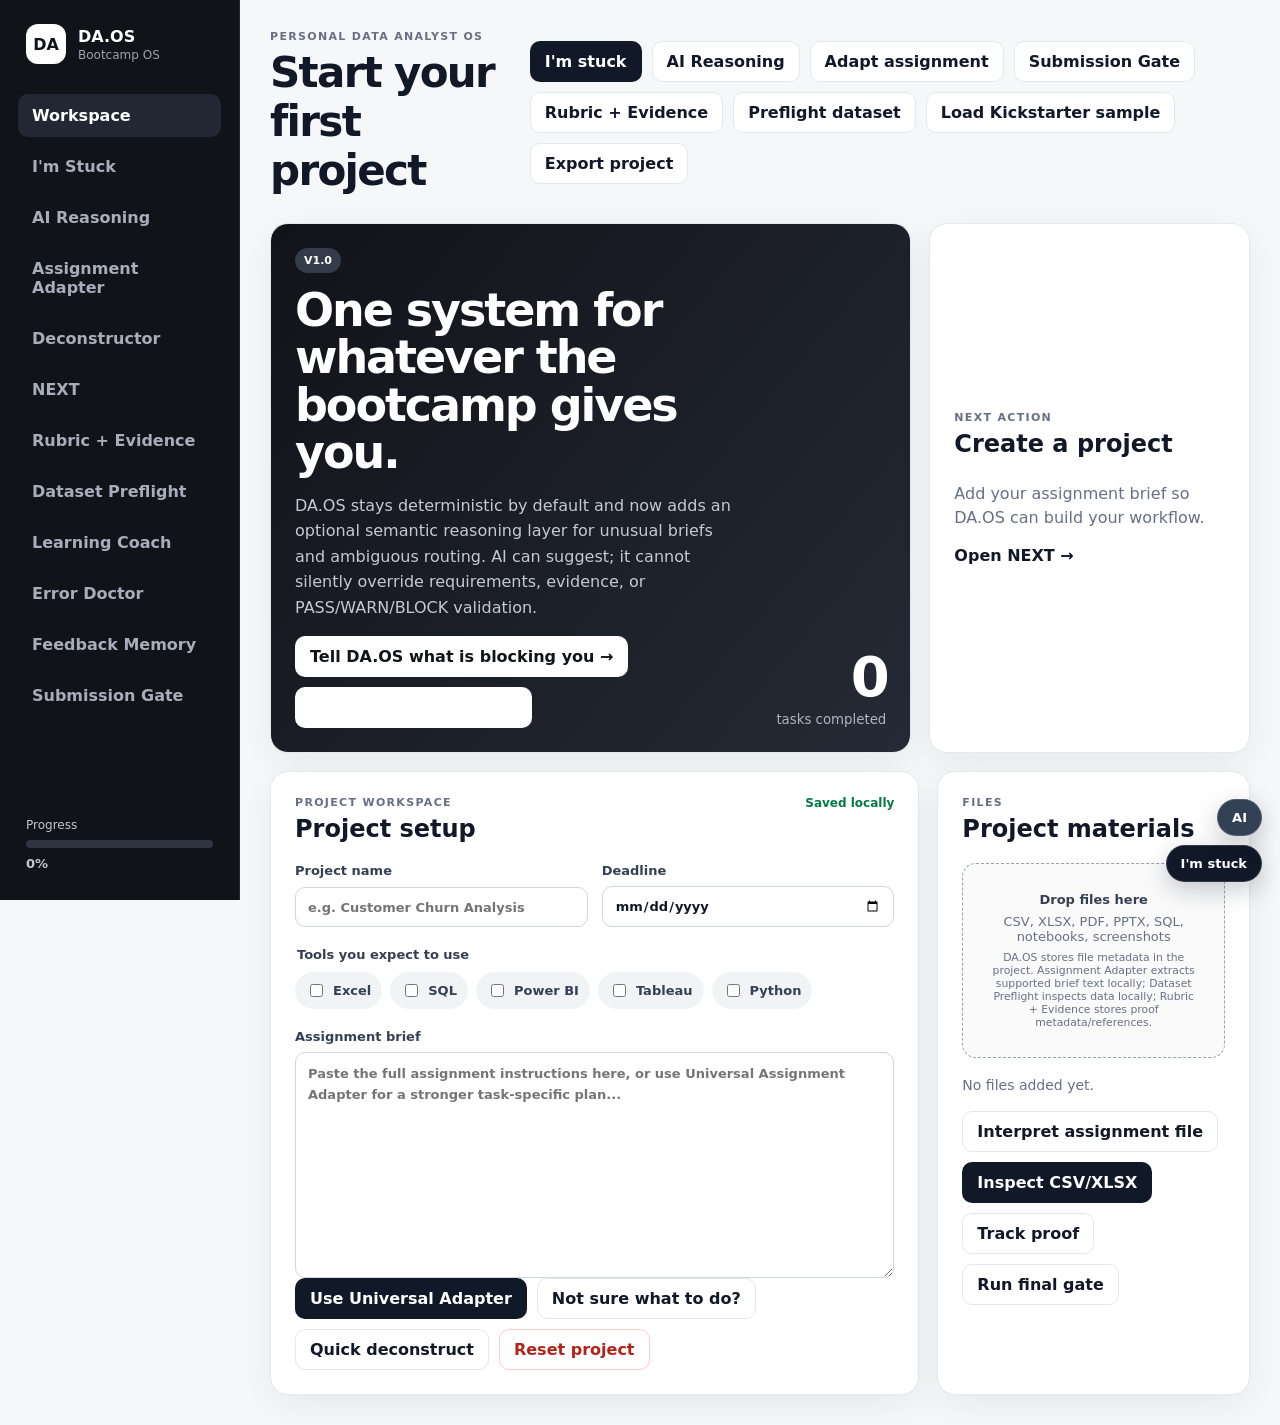
<file: da-os/index.html>
<!doctype html>
<html lang="en">
<head>
  <meta charset="utf-8" />
  <meta name="viewport" content="width=device-width, initial-scale=1" />
  <meta name="description" content="DA.OS — a personal operating system for data analytics bootcamp projects." />
  <title>DA.OS — Data Analyst Bootcamp OS</title>
  <link rel="stylesheet" href="styles.css" />
  <link rel="stylesheet" href="memory-alert.css" />
</head>
<body>
  <div class="app-shell">
    <aside class="sidebar">
      <div class="brand"><div class="brand-mark">DA</div><div><strong>DA.OS</strong><span>Bootcamp OS</span></div></div>
      <nav class="nav" aria-label="Primary navigation">
        <button class="nav-item active" data-view="workspace">Workspace</button>
        <a class="nav-item" href="router.html" style="text-decoration:none;display:block;">I'm Stuck</a>
        <a class="nav-item" href="ai.html" style="text-decoration:none;display:block;">AI Reasoning</a>
        <a class="nav-item" href="adapter.html" style="text-decoration:none;display:block;">Assignment Adapter</a>
        <button class="nav-item" data-view="deconstructor">Deconstructor</button>
        <button class="nav-item" data-view="next">NEXT</button>
        <a class="nav-item" href="evidence.html" style="text-decoration:none;display:block;">Rubric + Evidence</a>
        <a class="nav-item" href="preflight.html" style="text-decoration:none;display:block;">Dataset Preflight</a>
        <a class="nav-item" href="coach.html" style="text-decoration:none;display:block;">Learning Coach</a>
        <a class="nav-item" href="doctor.html" style="text-decoration:none;display:block;">Error Doctor</a>
        <a class="nav-item" href="memory.html" style="text-decoration:none;display:block;">Feedback Memory</a>
        <a class="nav-item" href="submission.html" style="text-decoration:none;display:block;">Submission Gate</a>
      </nav>
      <div class="sidebar-footer"><p>Progress</p><div class="progress-track" aria-label="Project progress"><div id="sidebarProgress" class="progress-bar"></div></div><strong id="sidebarProgressText">0%</strong></div>
    </aside>
    <main class="main">
      <header class="topbar"><div><p class="eyebrow">PERSONAL DATA ANALYST OS</p><h1 id="projectHeading">Start your first project</h1></div><div class="topbar-actions"><a href="router.html" class="button button-primary" style="text-decoration:none;">I'm stuck</a><a href="ai.html" class="button button-ghost" style="text-decoration:none;">AI Reasoning</a><a href="adapter.html" class="button button-ghost" style="text-decoration:none;">Adapt assignment</a><a href="submission.html" class="button button-ghost" style="text-decoration:none;">Submission Gate</a><a href="evidence.html" class="button button-ghost" style="text-decoration:none;">Rubric + Evidence</a><a href="preflight.html" class="button button-ghost" style="text-decoration:none;">Preflight dataset</a><button id="sampleBtn" class="button button-ghost">Load Kickstarter sample</button><button id="exportBtn" class="button button-ghost">Export project</button></div></header>
      <section id="workspace" class="view active-view"><div class="hero-grid"><article class="card hero-card"><div><span class="pill">V1.0</span><h2>One system for whatever the bootcamp gives you.</h2><p>DA.OS stays deterministic by default and now adds an optional semantic reasoning layer for unusual briefs and ambiguous routing. AI can suggest; it cannot silently override requirements, evidence, or PASS/WARN/BLOCK validation.</p><div class="action-row" style="margin-top:16px;"><a href="router.html" class="button button-primary" style="text-decoration:none;background:#fff;color:#111318;">Tell DA.OS what is blocking you →</a><a href="ai.html" class="button button-ghost" style="text-decoration:none;color:#fff;border-color:rgba(255,255,255,.35);">Configure AI reasoning</a></div></div><div class="hero-stat"><span id="heroCompleted">0</span><small>tasks completed</small></div></article><article class="card next-mini"><p class="section-kicker">NEXT ACTION</p><h3 id="miniNextTitle">Create a project</h3><p id="miniNextReason">Add your assignment brief so DA.OS can build your workflow.</p><button class="link-button" data-go="next">Open NEXT →</button></article></div>
        <div class="content-grid"><article class="card"><div class="card-header"><div><p class="section-kicker">PROJECT WORKSPACE</p><h2>Project setup</h2></div><span id="saveStatus" class="save-status">Saved locally</span></div><div class="form-grid"><label>Project name<input id="projectName" type="text" placeholder="e.g. Customer Churn Analysis" /></label><label>Deadline<input id="deadline" type="date" /></label></div><fieldset><legend>Tools you expect to use</legend><div id="toolChoices" class="chip-grid"><label class="check-chip"><input type="checkbox" value="Excel" />Excel</label><label class="check-chip"><input type="checkbox" value="SQL" />SQL</label><label class="check-chip"><input type="checkbox" value="Power BI" />Power BI</label><label class="check-chip"><input type="checkbox" value="Tableau" />Tableau</label><label class="check-chip"><input type="checkbox" value="Python" />Python</label></div></fieldset><label>Assignment brief<textarea id="assignmentBrief" rows="10" placeholder="Paste the full assignment instructions here, or use Universal Assignment Adapter for a stronger task-specific plan..."></textarea></label><div class="action-row"><a href="adapter.html" class="button button-primary" style="text-decoration:none;">Use Universal Adapter</a><a href="router.html" class="button button-ghost" style="text-decoration:none;">Not sure what to do?</a><button id="deconstructBtn" class="button button-ghost">Quick deconstruct</button><button id="resetBtn" class="button button-danger-ghost">Reset project</button></div></article><article class="card"><div class="card-header"><div><p class="section-kicker">FILES</p><h2>Project materials</h2></div></div><label id="dropzone" class="dropzone"><input id="fileInput" type="file" multiple /><strong>Drop files here</strong><span>CSV, XLSX, PDF, PPTX, SQL, notebooks, screenshots</span><small>DA.OS stores file metadata in the project. Assignment Adapter extracts supported brief text locally; Dataset Preflight inspects data locally; Rubric + Evidence stores proof metadata/references.</small></label><div id="fileList" class="file-list empty-state">No files added yet.</div><div class="action-row" style="margin-top:14px;"><a href="adapter.html" class="button button-ghost" style="text-decoration:none;">Interpret assignment file</a><a href="preflight.html" class="button button-primary" style="text-decoration:none;">Inspect CSV/XLSX</a><a href="evidence.html" class="button button-ghost" style="text-decoration:none;">Track proof</a><a href="submission.html" class="button button-ghost" style="text-decoration:none;">Run final gate</a></div></article></div></section>
      <section id="deconstructor" class="view"><div class="card page-intro"><div><p class="section-kicker">QUICK DECONSTRUCTOR</p><h2>Turn a pasted brief into a basic work plan.</h2><p>For mixed, unusual, rubric-driven or multi-tool assignments, use Universal Assignment Adapter instead.</p></div><button id="rebuildBtn" class="button button-primary">Rebuild plan</button></div><div class="content-grid deconstruct-grid"><article class="card"><div class="card-header"><div><p class="section-kicker">REQUIREMENTS</p><h2>What must be delivered</h2></div><span id="requirementCount" class="counter">0</span></div><div id="requirementsList" class="stack-list empty-state">Paste an assignment brief and run the deconstructor.</div></article><article class="card"><div class="card-header"><div><p class="section-kicker">EXECUTION PLAN</p><h2>Your task checklist</h2></div><span id="taskCount" class="counter">0</span></div><div id="taskList" class="task-list empty-state">No tasks yet.</div></article></div></section>
      <section id="next" class="view"><div class="next-layout"><article id="nextCard" class="card next-card"><div class="next-number" id="nextNumber">01</div><div class="next-content"><p class="section-kicker">YOUR NEXT BEST ACTION</p><h2 id="nextTitle">Create your project workspace</h2><p id="nextWhy" class="next-why">DA.OS needs the assignment brief before it can create an execution plan.</p><div class="next-box"><span>DO THIS NOW</span><p id="nextAction">Go to Workspace and paste the assignment instructions.</p></div><div class="next-meta"><div><span>Category</span><strong id="nextCategory">Setup</strong></div><div><span>Progress</span><strong id="nextProgress">0%</strong></div></div><div class="action-row"><a href="router.html" class="button button-primary" style="text-decoration:none;">I'm stuck</a><a href="adapter.html" class="button button-ghost" style="text-decoration:none;">Re-check assignment</a><a href="evidence.html" class="button button-ghost" style="text-decoration:none;">Track evidence</a><a href="preflight.html" class="button button-ghost" style="text-decoration:none;">Inspect dataset</a><a href="memory.html" class="button button-ghost" style="text-decoration:none;">Check past feedback</a><a href="coach.html" class="button button-ghost" style="text-decoration:none;">Coach me through this</a><a href="doctor.html" class="button button-ghost" style="text-decoration:none;">Something broke</a><a href="submission.html" class="button button-ghost" style="text-decoration:none;">Run submission gate</a><button id="completeNextBtn" class="button button-primary" disabled>Mark done & show next</button><button class="button button-ghost" data-go="deconstructor">View full plan</button></div></div></article><aside class="card queue-card"><p class="section-kicker">UP NEXT</p><h3>Queue</h3><div id="queueList" class="queue-list empty-state">Your upcoming tasks will appear here.</div></aside></div></section>
    </main>
  </div>
  <div id="toast" class="toast" role="status" aria-live="polite"></div>
  <script src="app.js"></script>
  <script src="memory-alert.js"></script>
  <script src="entry-router.js"></script>
  <script src="stuck-launcher.js"></script>
</body>
</html>
</file>
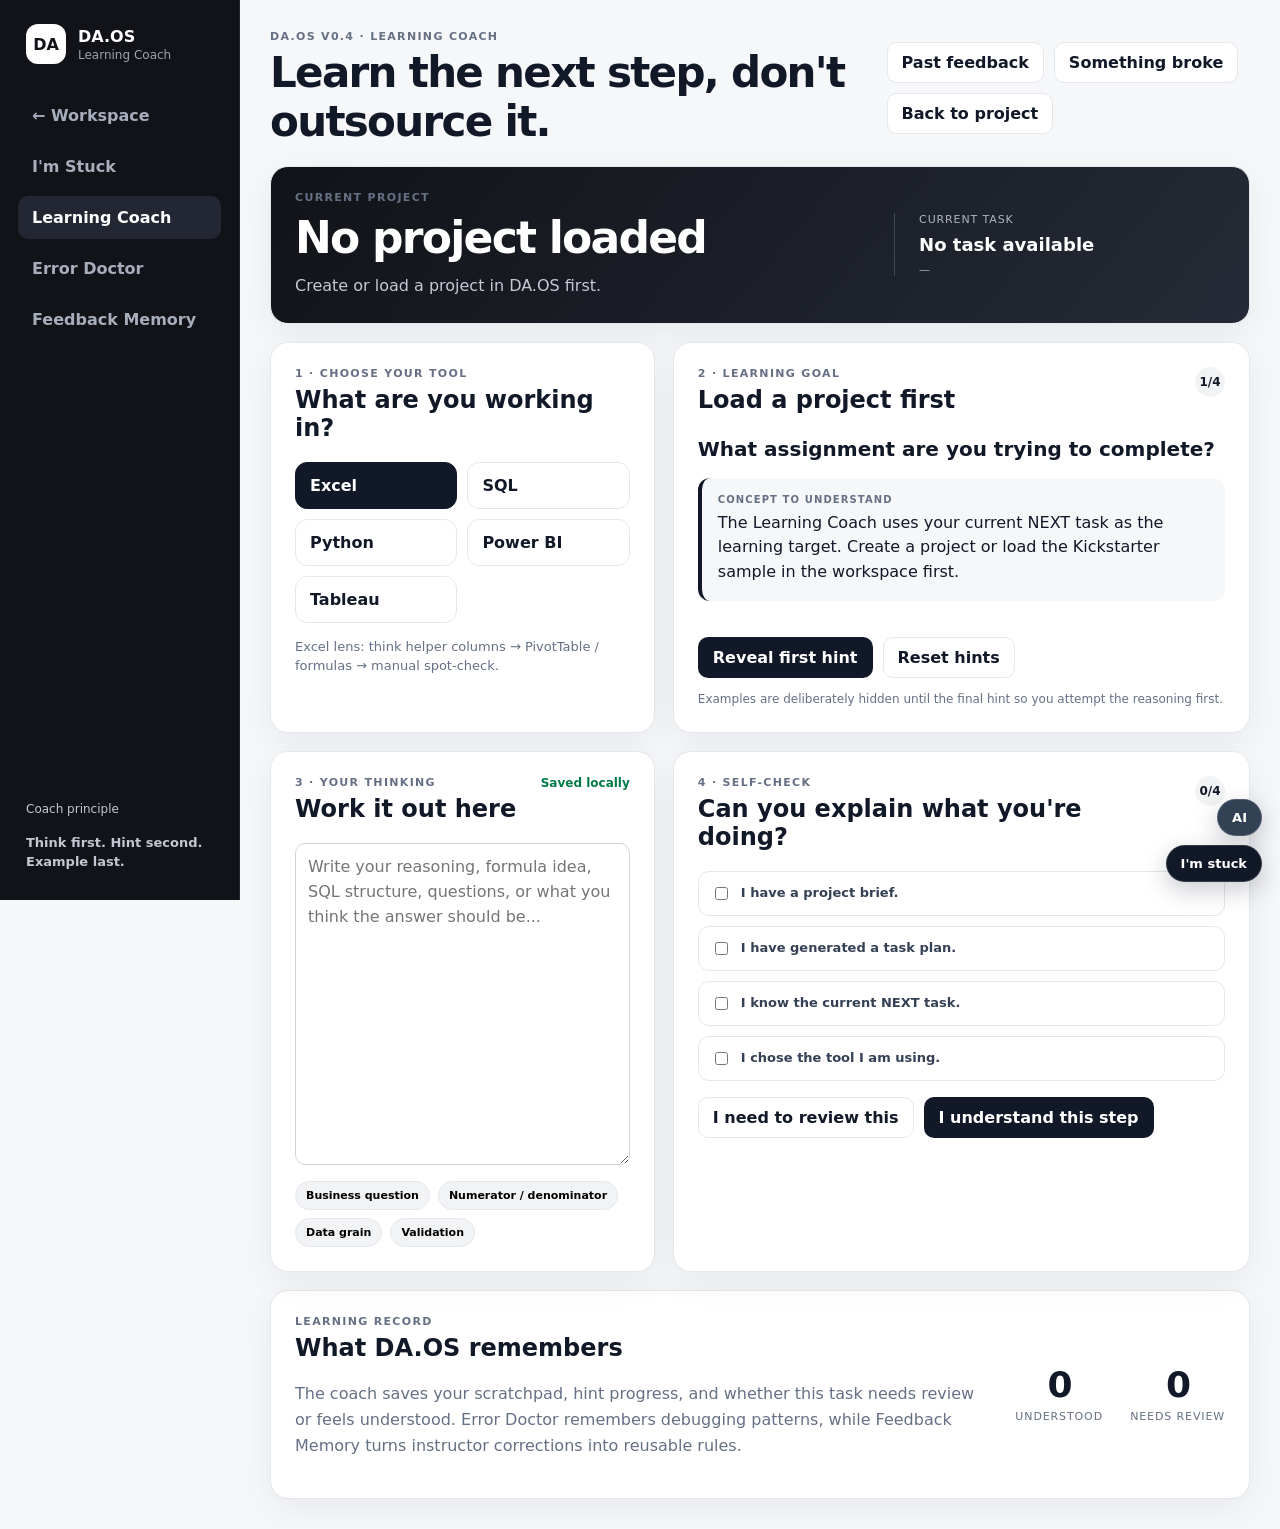
<file: da-os/coach.html>
<!doctype html>
<html lang="en">
<head>
  <meta charset="utf-8" />
  <meta name="viewport" content="width=device-width, initial-scale=1" />
  <meta name="description" content="DA.OS Learning Coach — guided learning for Excel, SQL, Python, Power BI and Tableau bootcamp work." />
  <title>Learning Coach — DA.OS</title>
  <link rel="stylesheet" href="styles.css" />
  <link rel="stylesheet" href="coach.css" />
</head>
<body>
  <div class="app-shell">
    <aside class="sidebar">
      <div class="brand"><div class="brand-mark">DA</div><div><strong>DA.OS</strong><span>Learning Coach</span></div></div>
      <nav class="nav" aria-label="Coach navigation"><a class="nav-item" href="index.html" style="text-decoration:none;display:block;">← Workspace</a><a class="nav-item" href="router.html" style="text-decoration:none;display:block;">I'm Stuck</a><a class="nav-item active" href="coach.html" style="text-decoration:none;display:block;">Learning Coach</a><a class="nav-item" href="doctor.html" style="text-decoration:none;display:block;">Error Doctor</a><a class="nav-item" href="memory.html" style="text-decoration:none;display:block;">Feedback Memory</a></nav>
      <div class="sidebar-footer coach-sidebar-footer"><p>Coach principle</p><strong>Think first. Hint second. Example last.</strong></div>
    </aside>
    <main class="main coach-main">
      <header class="topbar coach-topbar"><div><p class="eyebrow">DA.OS V0.4 · LEARNING COACH</p><h1 id="coachHeading">Learn the next step, don't outsource it.</h1></div><div class="topbar-actions"><a href="memory.html" class="button button-ghost" style="text-decoration:none;">Past feedback</a><a href="doctor.html" class="button button-ghost" style="text-decoration:none;">Something broke</a><a href="index.html" class="button button-ghost" style="text-decoration:none;">Back to project</a></div></header>
      <section class="coach-hero card"><div><p class="section-kicker">CURRENT PROJECT</p><h2 id="projectName">No project loaded</h2><p id="projectContext">Create or load a project in DA.OS first.</p></div><div class="coach-status"><span>Current task</span><strong id="currentTask">—</strong><small id="currentCategory">—</small></div></section>
      <section class="coach-grid">
        <article class="card coach-panel"><div class="card-header"><div><p class="section-kicker">1 · CHOOSE YOUR TOOL</p><h2>What are you working in?</h2></div></div><div id="coachTools" class="tool-tabs" role="tablist" aria-label="Learning tool"><button class="tool-tab" data-tool="Excel">Excel</button><button class="tool-tab" data-tool="SQL">SQL</button><button class="tool-tab" data-tool="Python">Python</button><button class="tool-tab" data-tool="Power BI">Power BI</button><button class="tool-tab" data-tool="Tableau">Tableau</button></div><p class="tool-note" id="toolNote">DA.OS will tailor the explanation to the tool you choose.</p></article>
        <article class="card coach-panel"><div class="card-header"><div><p class="section-kicker">2 · LEARNING GOAL</p><h2 id="lessonTitle">Start with the reasoning</h2></div><span id="lessonLevel" class="counter">1/4</span></div><div class="lesson-core"><p class="lesson-question" id="lessonQuestion">Load a project to begin coaching.</p><div class="concept-box"><span>CONCEPT TO UNDERSTAND</span><p id="lessonConcept">The coach will explain the concept behind your current NEXT task.</p></div></div><div id="hintArea" class="hint-area"></div><div class="coach-actions"><button id="hintBtn" class="button button-primary">Reveal first hint</button><button id="resetHintsBtn" class="button button-ghost">Reset hints</button></div><p class="coach-rule">Examples are deliberately hidden until the final hint so you attempt the reasoning first.</p></article>
        <article class="card coach-panel scratch-panel"><div class="card-header"><div><p class="section-kicker">3 · YOUR THINKING</p><h2>Work it out here</h2></div><span id="scratchStatus" class="save-status">Saved locally</span></div><textarea id="scratchpad" rows="12" placeholder="Write your reasoning, formula idea, SQL structure, questions, or what you think the answer should be..."></textarea><div class="scratch-prompts"><button class="prompt-chip" data-prompt="What is the business question I am trying to answer?">Business question</button><button class="prompt-chip" data-prompt="What is my numerator and denominator?">Numerator / denominator</button><button class="prompt-chip" data-prompt="What is the grain of the data at this step?">Data grain</button><button class="prompt-chip" data-prompt="How will I validate that this result is correct?">Validation</button></div></article>
        <article class="card coach-panel self-check-panel"><div class="card-header"><div><p class="section-kicker">4 · SELF-CHECK</p><h2>Can you explain what you're doing?</h2></div><span id="checkScore" class="counter">0/4</span></div><div id="checklist" class="learning-checklist"></div><div class="understanding-actions"><button id="needsReviewBtn" class="button button-ghost">I need to review this</button><button id="understoodBtn" class="button button-primary">I understand this step</button></div><div id="understandingMessage" class="understanding-message" aria-live="polite"></div></article>
      </section>
      <section class="card coach-footer-card"><div><p class="section-kicker">LEARNING RECORD</p><h2>What DA.OS remembers</h2><p>The coach saves your scratchpad, hint progress, and whether this task needs review or feels understood. Error Doctor remembers debugging patterns, while Feedback Memory turns instructor corrections into reusable rules.</p></div><div class="learning-stats"><div><strong id="understoodCount">0</strong><span>understood</span></div><div><strong id="reviewCount">0</strong><span>needs review</span></div></div></section>
    </main>
  </div>
  <div id="toast" class="toast" role="status" aria-live="polite"></div>
  <script src="coach.js"></script>
  <script src="stuck-launcher.js"></script>
</body>
</html>
</file>
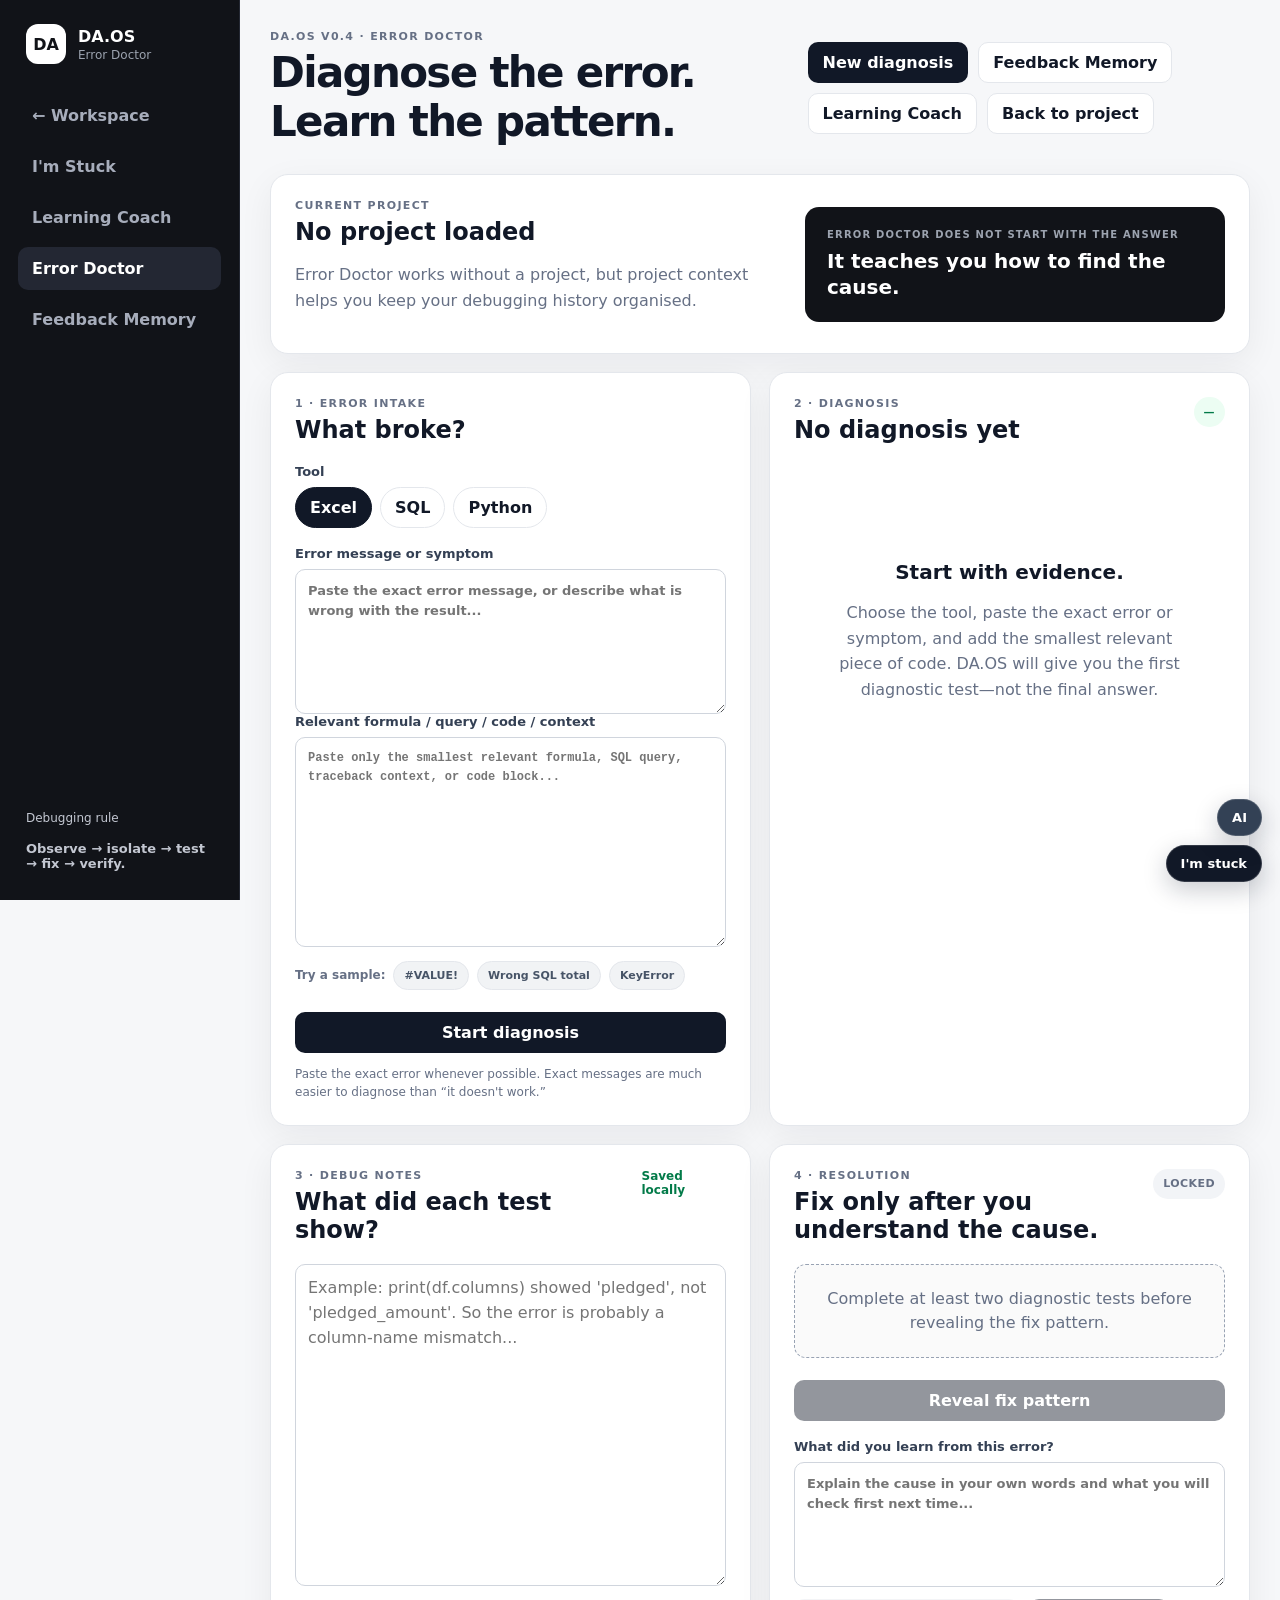
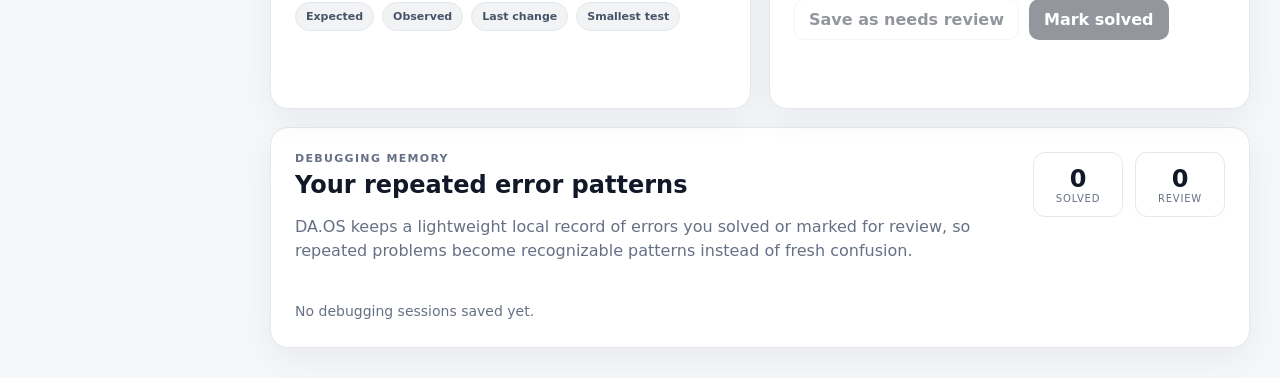
<file: da-os/doctor.html>
<!doctype html>
<html lang="en">
<head>
  <meta charset="utf-8" />
  <meta name="viewport" content="width=device-width, initial-scale=1" />
  <meta name="description" content="DA.OS Error Doctor — guided debugging for Excel, SQL and Python bootcamp work." />
  <title>Error Doctor — DA.OS</title>
  <link rel="stylesheet" href="styles.css" />
  <link rel="stylesheet" href="doctor.css" />
</head>
<body>
  <div class="app-shell">
    <aside class="sidebar">
      <div class="brand"><div class="brand-mark">DA</div><div><strong>DA.OS</strong><span>Error Doctor</span></div></div>
      <nav class="nav" aria-label="Error Doctor navigation"><a class="nav-item" href="index.html" style="text-decoration:none;display:block;">← Workspace</a><a class="nav-item" href="router.html" style="text-decoration:none;display:block;">I'm Stuck</a><a class="nav-item" href="coach.html" style="text-decoration:none;display:block;">Learning Coach</a><a class="nav-item active" href="doctor.html" style="text-decoration:none;display:block;">Error Doctor</a><a class="nav-item" href="memory.html" style="text-decoration:none;display:block;">Feedback Memory</a></nav>
      <div class="sidebar-footer doctor-sidebar-footer"><p>Debugging rule</p><strong>Observe → isolate → test → fix → verify.</strong></div>
    </aside>
    <main class="main doctor-main">
      <header class="topbar doctor-topbar"><div><p class="eyebrow">DA.OS V0.4 · ERROR DOCTOR</p><h1>Diagnose the error. Learn the pattern.</h1></div><div class="topbar-actions"><button id="newDiagnosisBtn" class="button button-primary">New diagnosis</button><a href="memory.html" class="button button-ghost" style="text-decoration:none;">Feedback Memory</a><a href="coach.html" class="button button-ghost" style="text-decoration:none;">Learning Coach</a><a href="index.html" class="button button-ghost" style="text-decoration:none;">Back to project</a></div></header>
      <section class="card doctor-hero"><div><p class="section-kicker">CURRENT PROJECT</p><h2 id="projectName">No project loaded</h2><p id="projectContext">Error Doctor works without a project, but project context helps you keep your debugging history organised.</p></div><div class="doctor-philosophy"><span>ERROR DOCTOR DOES NOT START WITH THE ANSWER</span><strong>It teaches you how to find the cause.</strong></div></section>
      <section class="doctor-grid">
        <article class="card intake-card"><div class="card-header"><div><p class="section-kicker">1 · ERROR INTAKE</p><h2>What broke?</h2></div></div><label class="field-label">Tool</label><div id="doctorTools" class="doctor-tools" role="tablist" aria-label="Debugging tool"><button class="doctor-tool active" data-tool="Excel">Excel</button><button class="doctor-tool" data-tool="SQL">SQL</button><button class="doctor-tool" data-tool="Python">Python</button></div><label>Error message or symptom<textarea id="errorText" rows="6" placeholder="Paste the exact error message, or describe what is wrong with the result..."></textarea></label><label>Relevant formula / query / code / context<textarea id="codeText" rows="10" spellcheck="false" placeholder="Paste only the smallest relevant formula, SQL query, traceback context, or code block..."></textarea></label><div class="sample-row"><span>Try a sample:</span><button class="sample-chip" data-sample="excel">#VALUE!</button><button class="sample-chip" data-sample="sql">Wrong SQL total</button><button class="sample-chip" data-sample="python">KeyError</button></div><button id="diagnoseBtn" class="button button-primary full-button">Start diagnosis</button><p class="doctor-rule">Paste the exact error whenever possible. Exact messages are much easier to diagnose than “it doesn't work.”</p></article>
        <article class="card diagnosis-card"><div class="card-header"><div><p class="section-kicker">2 · DIAGNOSIS</p><h2 id="diagnosisTitle">No diagnosis yet</h2></div><span id="diagnosisConfidence" class="diagnosis-badge">—</span></div><div id="diagnosisEmpty" class="diagnosis-empty"><strong>Start with evidence.</strong><p>Choose the tool, paste the exact error or symptom, and add the smallest relevant piece of code. DA.OS will give you the first diagnostic test—not the final answer.</p></div><div id="diagnosisContent" class="diagnosis-content hidden"><div class="concept-box doctor-concept"><span>LIKELY ERROR CLASS</span><p id="errorClass">—</p></div><div class="diagnostic-summary"><span>WHAT THIS USUALLY MEANS</span><p id="likelyCause">—</p></div><div class="diagnostic-concept"><span>CONCEPT TO LEARN</span><p id="conceptToLearn">—</p></div><div class="step-header"><div><span>GUIDED TESTS</span><strong id="stepProgress">0/0</strong></div><small>Do each test before revealing the next one.</small></div><div id="diagnosticSteps" class="diagnostic-steps"></div><div class="diagnostic-actions"><button id="nextTestBtn" class="button button-primary">Reveal first test</button><button id="restartBtn" class="button button-ghost">Restart diagnosis</button></div></div></article>
        <article class="card notes-card"><div class="card-header"><div><p class="section-kicker">3 · DEBUG NOTES</p><h2>What did each test show?</h2></div><span id="notesStatus" class="save-status">Saved locally</span></div><textarea id="debugNotes" rows="12" placeholder="Example: print(df.columns) showed 'pledged', not 'pledged_amount'. So the error is probably a column-name mismatch..."></textarea><div class="debug-prompts"><button class="prompt-chip" data-prompt="What did I expect to happen?">Expected</button><button class="prompt-chip" data-prompt="What actually happened?">Observed</button><button class="prompt-chip" data-prompt="What changed immediately before the error appeared?">Last change</button><button class="prompt-chip" data-prompt="What is the smallest test that can confirm or reject my current hypothesis?">Smallest test</button></div></article>
        <article class="card resolution-card"><div class="card-header"><div><p class="section-kicker">4 · RESOLUTION</p><h2>Fix only after you understand the cause.</h2></div><span id="unlockBadge" class="diagnosis-badge locked">Locked</span></div><div id="resolutionLocked" class="resolution-locked">Complete at least two diagnostic tests before revealing the fix pattern.</div><div id="resolutionContent" class="hidden"><div class="resolution-section"><span>FIX PATTERN</span><pre id="fixPattern"></pre></div><div class="resolution-section"><span>HOW TO VERIFY</span><p id="verification">—</p></div><div class="resolution-section"><span>HOW TO PREVENT IT NEXT TIME</span><p id="prevention">—</p></div></div><button id="revealFixBtn" class="button button-primary full-button" disabled>Reveal fix pattern</button><label class="reflection-label">What did you learn from this error?<textarea id="learningReflection" rows="5" placeholder="Explain the cause in your own words and what you will check first next time..."></textarea></label><div class="resolution-actions"><button id="needsReviewBtn" class="button button-ghost" disabled>Save as needs review</button><button id="solvedBtn" class="button button-primary" disabled>Mark solved</button></div><p id="resolutionMessage" class="resolution-message" aria-live="polite"></p></article>
      </section>
      <section class="card history-card"><div class="card-header"><div><p class="section-kicker">DEBUGGING MEMORY</p><h2>Your repeated error patterns</h2><p>DA.OS keeps a lightweight local record of errors you solved or marked for review, so repeated problems become recognizable patterns instead of fresh confusion.</p></div><div class="history-stats"><div><strong id="solvedCount">0</strong><span>solved</span></div><div><strong id="reviewCount">0</strong><span>review</span></div></div></div><div id="historyList" class="history-list empty-state">No debugging sessions saved yet.</div></section>
    </main>
  </div>
  <div id="toast" class="toast" role="status" aria-live="polite"></div>
  <script src="doctor.js"></script>
  <script src="stuck-launcher.js"></script>
</body>
</html>
</file>
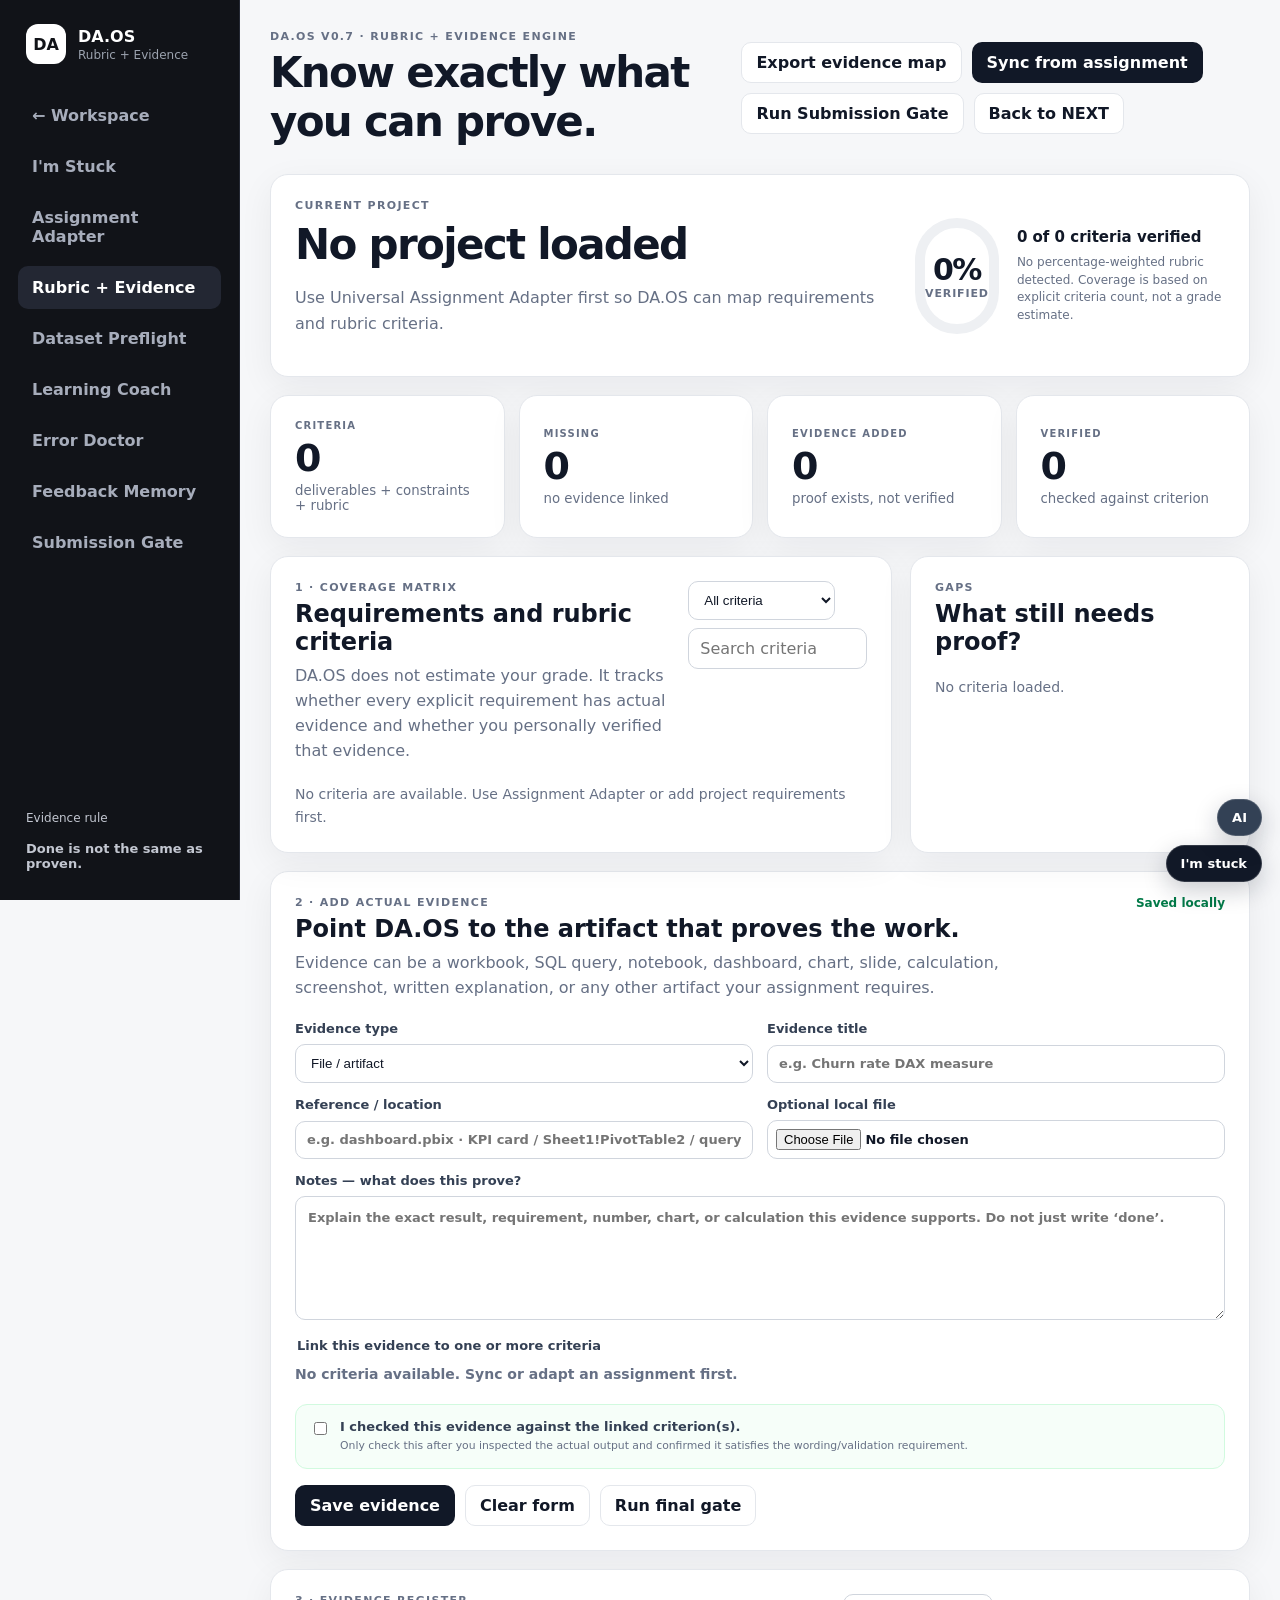
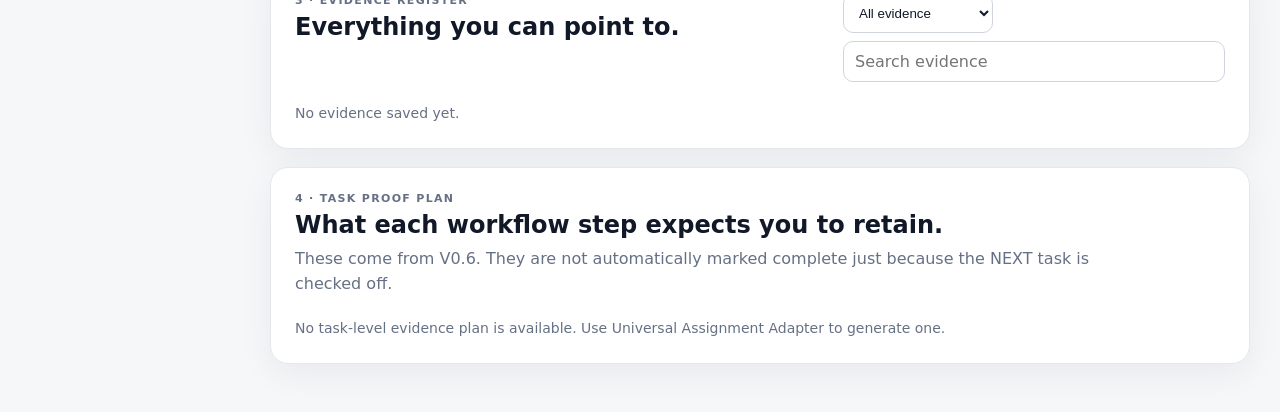
<file: da-os/evidence.html>
<!doctype html>
<html lang="en">
<head>
  <meta charset="utf-8" />
  <meta name="viewport" content="width=device-width, initial-scale=1" />
  <meta name="description" content="DA.OS Rubric + Evidence Engine — map actual proof to assignment requirements and grading criteria." />
  <title>Rubric + Evidence — DA.OS</title>
  <link rel="stylesheet" href="styles.css" />
  <link rel="stylesheet" href="evidence.css" />
</head>
<body>
  <div class="app-shell">
    <aside class="sidebar">
      <div class="brand"><div class="brand-mark">DA</div><div><strong>DA.OS</strong><span>Rubric + Evidence</span></div></div>
      <nav class="nav" aria-label="Evidence navigation">
        <a class="nav-item" href="index.html" style="text-decoration:none;display:block;">← Workspace</a>
        <a class="nav-item" href="router.html" style="text-decoration:none;display:block;">I'm Stuck</a>
        <a class="nav-item" href="adapter.html" style="text-decoration:none;display:block;">Assignment Adapter</a>
        <a class="nav-item active" href="evidence.html" style="text-decoration:none;display:block;">Rubric + Evidence</a>
        <a class="nav-item" href="preflight.html" style="text-decoration:none;display:block;">Dataset Preflight</a>
        <a class="nav-item" href="coach.html" style="text-decoration:none;display:block;">Learning Coach</a>
        <a class="nav-item" href="doctor.html" style="text-decoration:none;display:block;">Error Doctor</a>
        <a class="nav-item" href="memory.html" style="text-decoration:none;display:block;">Feedback Memory</a>
        <a class="nav-item" href="submission.html" style="text-decoration:none;display:block;">Submission Gate</a>
      </nav>
      <div class="sidebar-footer"><p>Evidence rule</p><strong>Done is not the same as proven.</strong></div>
    </aside>
    <main class="main evidence-main">
      <header class="topbar"><div><p class="eyebrow">DA.OS V0.7 · RUBRIC + EVIDENCE ENGINE</p><h1>Know exactly what you can prove.</h1></div><div class="topbar-actions"><button id="exportBtn" class="button button-ghost">Export evidence map</button><button id="syncBtn" class="button button-primary">Sync from assignment</button><a href="submission.html" class="button button-ghost" style="text-decoration:none;">Run Submission Gate</a><a href="index.html#next" class="button button-ghost" style="text-decoration:none;">Back to NEXT</a></div></header>
      <section class="card evidence-hero"><div><p class="section-kicker">CURRENT PROJECT</p><h2 id="projectName">No project loaded</h2><p id="projectContext">Use Universal Assignment Adapter first so DA.OS can map requirements and rubric criteria.</p><div id="syncWarning" class="sync-warning hidden"></div></div><div class="coverage-summary"><div class="coverage-ring" aria-label="verified requirement coverage"><strong id="coveragePct">0%</strong><span>verified</span></div><div class="coverage-copy"><strong id="coverageLine">0 of 0 criteria verified</strong><span id="weightedCoverage">No weighted rubric detected</span></div></div></section>
      <section class="summary-grid"><article class="card metric-card"><span>CRITERIA</span><strong id="criteriaCount">0</strong><small>deliverables + constraints + rubric</small></article><article class="card metric-card"><span>MISSING</span><strong id="missingCount">0</strong><small>no evidence linked</small></article><article class="card metric-card"><span>EVIDENCE ADDED</span><strong id="evidenceLinkedCount">0</strong><small>proof exists, not verified</small></article><article class="card metric-card"><span>VERIFIED</span><strong id="verifiedCount">0</strong><small>checked against criterion</small></article></section>
      <section class="evidence-layout"><article class="card criteria-card"><div class="card-header"><div><p class="section-kicker">1 · COVERAGE MATRIX</p><h2>Requirements and rubric criteria</h2><p class="card-copy">DA.OS does not estimate your grade. It tracks whether every explicit requirement has actual evidence and whether you personally verified that evidence.</p></div><div class="matrix-controls"><select id="criterionFilter" aria-label="Filter criteria"><option value="all">All criteria</option><option value="missing">Missing evidence</option><option value="linked">Evidence added</option><option value="verified">Verified</option><option value="rubric">Rubric only</option><option value="deliverable">Deliverables only</option><option value="constraint">Constraints only</option></select><input id="criterionSearch" type="text" placeholder="Search criteria" /></div></div><div id="criteriaList" class="criteria-list empty-state">No assignment criteria loaded.</div></article><aside class="card gaps-card"><div class="card-header"><div><p class="section-kicker">GAPS</p><h2>What still needs proof?</h2></div></div><div id="gapsList" class="gaps-list empty-state">Missing requirements will appear here.</div></aside></section>
      <section class="card add-evidence-card"><div class="card-header"><div><p class="section-kicker">2 · ADD ACTUAL EVIDENCE</p><h2>Point DA.OS to the artifact that proves the work.</h2><p class="card-copy">Evidence can be a workbook, SQL query, notebook, dashboard, chart, slide, calculation, screenshot, written explanation, or any other artifact your assignment requires.</p></div><span id="saveStatus" class="save-status">Saved locally</span></div><div class="evidence-form-grid"><label>Evidence type<select id="evidenceType"><option>File / artifact</option><option>Calculation / metric</option><option>SQL query</option><option>Python / notebook output</option><option>Chart / visual</option><option>Dashboard</option><option>Slide / presentation</option><option>Screenshot</option><option>Written explanation</option><option>Validation check</option><option>Other</option></select></label><label>Evidence title<input id="evidenceTitle" type="text" placeholder="e.g. Churn rate DAX measure" /></label><label>Reference / location<input id="evidenceReference" type="text" placeholder="e.g. dashboard.pbix · KPI card / Sheet1!PivotTable2 / query_03.sql" /></label><label>Optional local file<input id="evidenceFile" type="file" /></label></div><label>Notes — what does this prove?<textarea id="evidenceNotes" rows="5" placeholder="Explain the exact result, requirement, number, chart, or calculation this evidence supports. Do not just write ‘done’." ></textarea></label><fieldset class="criterion-picker"><legend>Link this evidence to one or more criteria</legend><div id="criterionPicker" class="criterion-picker-list empty-state">Sync assignment criteria first.</div></fieldset><label class="verify-check"><input id="verifiedNow" type="checkbox" /><span><strong>I checked this evidence against the linked criterion(s).</strong><small>Only check this after you inspected the actual output and confirmed it satisfies the wording/validation requirement.</small></span></label><div class="action-row"><button id="addEvidenceBtn" class="button button-primary">Save evidence</button><button id="clearEvidenceBtn" class="button button-ghost">Clear form</button><a href="submission.html" class="button button-ghost" style="text-decoration:none;">Run final gate</a></div></section>
      <section class="card evidence-register-card"><div class="card-header"><div><p class="section-kicker">3 · EVIDENCE REGISTER</p><h2>Everything you can point to.</h2></div><div class="matrix-controls"><select id="evidenceFilter"><option value="all">All evidence</option><option value="verified">Verified</option><option value="unverified">Needs verification</option></select><input id="evidenceSearch" type="text" placeholder="Search evidence" /></div></div><div id="evidenceList" class="evidence-register empty-state">No evidence saved yet.</div></section>
      <section class="card task-evidence-card"><div class="card-header"><div><p class="section-kicker">4 · TASK PROOF PLAN</p><h2>What each workflow step expects you to retain.</h2><p class="card-copy">These come from V0.6. They are not automatically marked complete just because the NEXT task is checked off.</p></div></div><div id="taskProofList" class="task-proof-list empty-state">No task proof plan available.</div></section>
    </main>
  </div>
  <div id="toast" class="toast" role="status" aria-live="polite"></div>
  <script src="evidence.js"></script>
  <script src="stuck-launcher.js"></script>
</body>
</html>
</file>
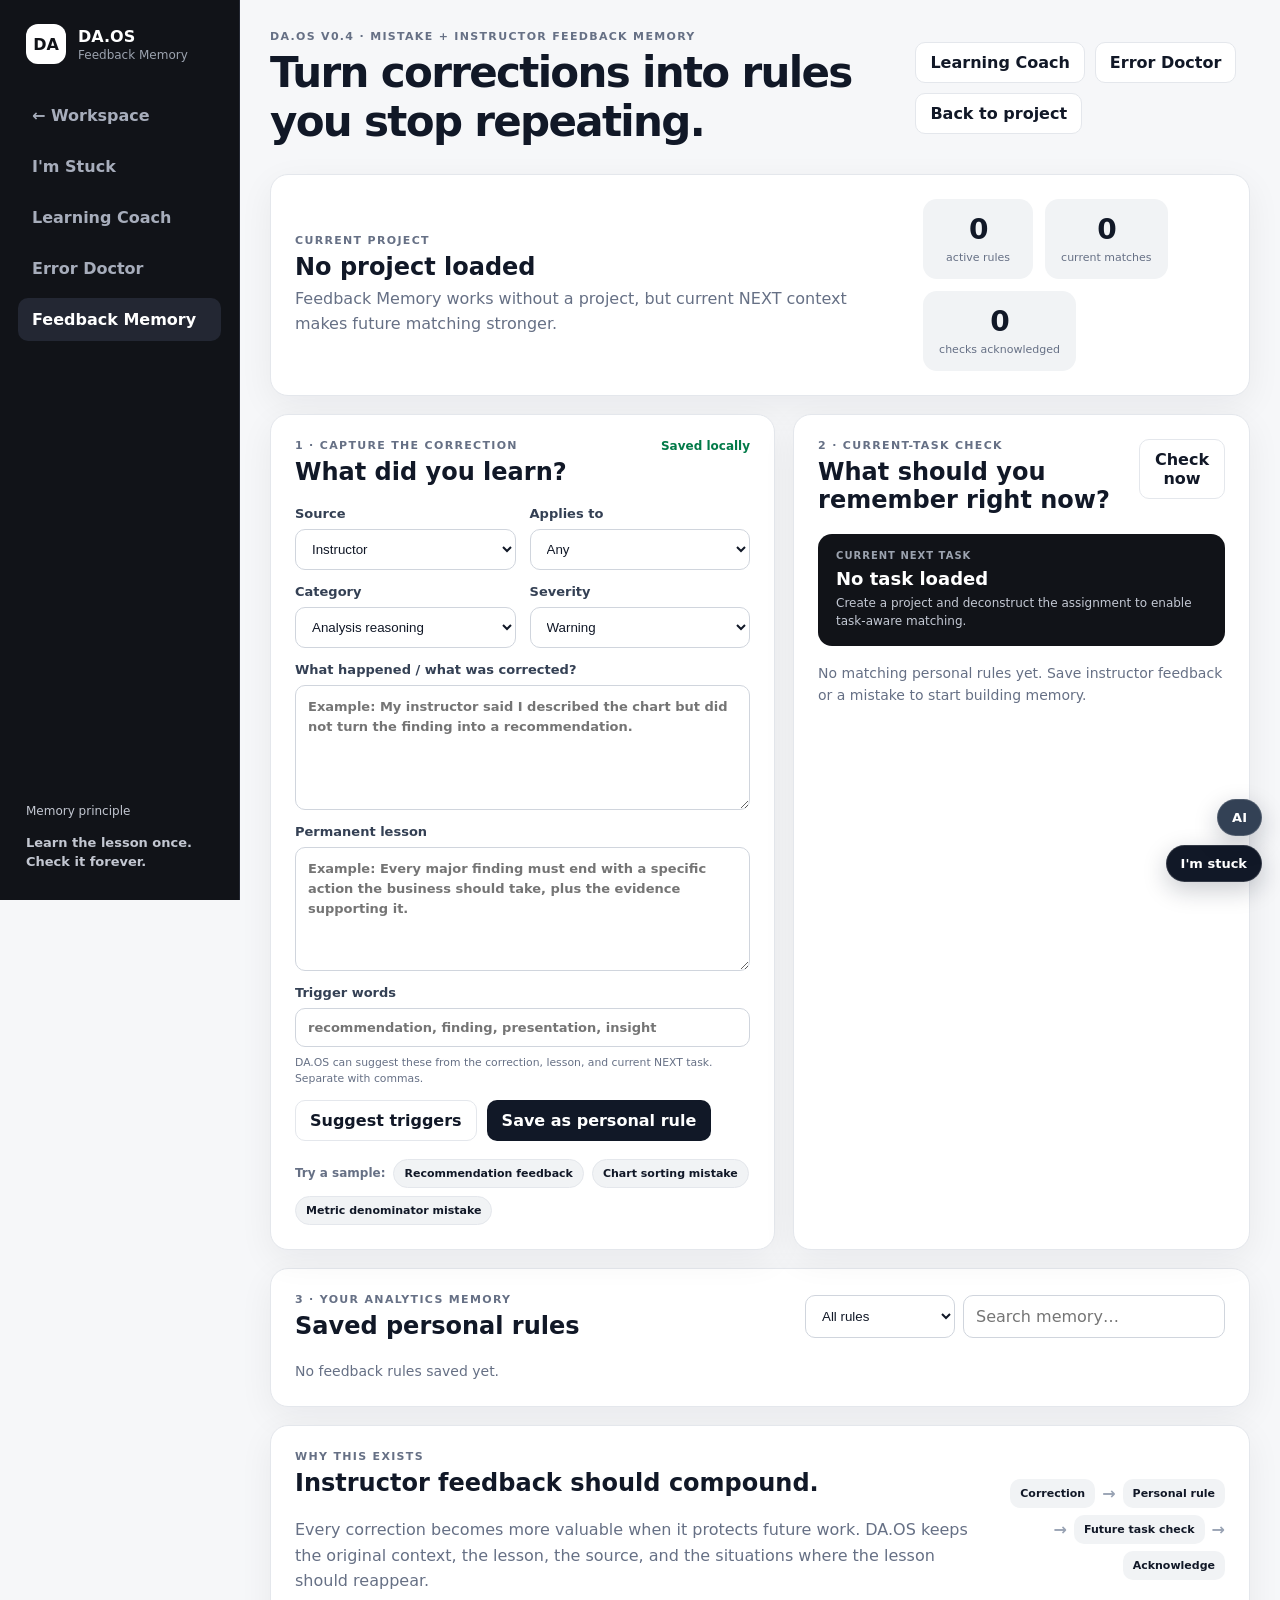
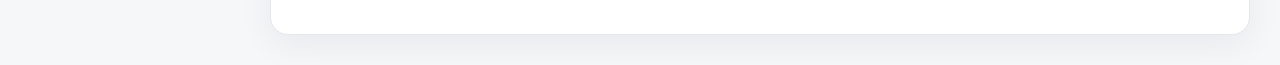
<file: da-os/memory.html>
<!doctype html>
<html lang="en">
<head>
  <meta charset="utf-8" />
  <meta name="viewport" content="width=device-width, initial-scale=1" />
  <meta name="description" content="DA.OS Feedback Memory — turn mistakes and instructor corrections into reusable personal analytics rules." />
  <title>Feedback Memory — DA.OS</title>
  <link rel="stylesheet" href="styles.css" />
  <link rel="stylesheet" href="memory.css" />
</head>
<body>
  <div class="app-shell">
    <aside class="sidebar">
      <div class="brand"><div class="brand-mark">DA</div><div><strong>DA.OS</strong><span>Feedback Memory</span></div></div>
      <nav class="nav" aria-label="Feedback Memory navigation"><a class="nav-item" href="index.html" style="text-decoration:none;display:block;">← Workspace</a><a class="nav-item" href="router.html" style="text-decoration:none;display:block;">I'm Stuck</a><a class="nav-item" href="coach.html" style="text-decoration:none;display:block;">Learning Coach</a><a class="nav-item" href="doctor.html" style="text-decoration:none;display:block;">Error Doctor</a><a class="nav-item active" href="memory.html" style="text-decoration:none;display:block;">Feedback Memory</a></nav>
      <div class="sidebar-footer memory-sidebar-footer"><p>Memory principle</p><strong>Learn the lesson once. Check it forever.</strong></div>
    </aside>
    <main class="main memory-main">
      <header class="topbar memory-topbar"><div><p class="eyebrow">DA.OS V0.4 · MISTAKE + INSTRUCTOR FEEDBACK MEMORY</p><h1>Turn corrections into rules you stop repeating.</h1></div><div class="topbar-actions"><a href="coach.html" class="button button-ghost" style="text-decoration:none;">Learning Coach</a><a href="doctor.html" class="button button-ghost" style="text-decoration:none;">Error Doctor</a><a href="index.html" class="button button-ghost" style="text-decoration:none;">Back to project</a></div></header>
      <section class="card memory-hero"><div><p class="section-kicker">CURRENT PROJECT</p><h2 id="projectName">No project loaded</h2><p id="projectContext">Feedback Memory works without a project, but current NEXT context makes future matching stronger.</p></div><div class="memory-stats"><div><strong id="ruleCount">0</strong><span>active rules</span></div><div><strong id="matchCount">0</strong><span>current matches</span></div><div><strong id="ackCount">0</strong><span>checks acknowledged</span></div></div></section>
      <section class="memory-grid">
        <article class="card capture-card"><div class="card-header"><div><p class="section-kicker">1 · CAPTURE THE CORRECTION</p><h2>What did you learn?</h2></div><span id="saveStatus" class="save-status">Saved locally</span></div><div class="form-grid"><label>Source<select id="source"><option>Instructor</option><option>Self</option><option>Peer</option><option>Reviewer</option></select></label><label>Applies to<select id="toolScope"><option>Any</option><option>Excel</option><option>SQL</option><option>Python</option><option>Power BI</option><option>Tableau</option><option>Statistics</option><option>Presentation</option></select></label></div><div class="form-grid"><label>Category<select id="category"><option>Analysis reasoning</option><option>Metric definition</option><option>Data quality</option><option>SQL / joins</option><option>Statistics</option><option>Visualisation</option><option>Communication</option><option>Process</option></select></label><label>Severity<select id="severity"><option value="warning">Warning</option><option value="blocker">Blocker</option><option value="tip">Tip</option></select></label></div><label>What happened / what was corrected?<textarea id="correction" rows="5" placeholder="Example: My instructor said I described the chart but did not turn the finding into a recommendation."></textarea></label><label>Permanent lesson<textarea id="lesson" rows="5" placeholder="Example: Every major finding must end with a specific action the business should take, plus the evidence supporting it."></textarea></label><label>Trigger words<input id="triggers" type="text" placeholder="recommendation, finding, presentation, insight" /><small class="field-help">DA.OS can suggest these from the correction, lesson, and current NEXT task. Separate with commas.</small></label><div class="action-row"><button id="suggestBtn" class="button button-ghost">Suggest triggers</button><button id="saveRuleBtn" class="button button-primary">Save as personal rule</button></div><div class="sample-row"><span>Try a sample:</span><button class="prompt-chip" data-sample="recommendation">Recommendation feedback</button><button class="prompt-chip" data-sample="sorting">Chart sorting mistake</button><button class="prompt-chip" data-sample="metric">Metric denominator mistake</button></div></article>
        <article class="card check-card"><div class="card-header"><div><p class="section-kicker">2 · CURRENT-TASK CHECK</p><h2>What should you remember right now?</h2></div><button id="checkNowBtn" class="button button-ghost">Check now</button></div><div class="current-task-box"><span>CURRENT NEXT TASK</span><strong id="currentTask">No task loaded</strong><p id="currentTaskContext">Create a project and deconstruct the assignment to enable task-aware matching.</p></div><div id="matchList" class="match-list empty-state">No matching personal rules yet.</div></article>
      </section>
      <section class="card library-card"><div class="card-header library-header"><div><p class="section-kicker">3 · YOUR ANALYTICS MEMORY</p><h2>Saved personal rules</h2></div><div class="library-controls"><select id="filterScope" aria-label="Filter rules"><option value="all">All rules</option><option value="active">Active only</option><option value="blocker">Blockers</option><option value="warning">Warnings</option><option value="tip">Tips</option></select><input id="searchRules" type="search" placeholder="Search memory…" aria-label="Search feedback memory" /></div></div><div id="rulesList" class="rules-list empty-state">No feedback rules saved yet.</div></section>
      <section class="card philosophy-card"><div><p class="section-kicker">WHY THIS EXISTS</p><h2>Instructor feedback should compound.</h2><p>Every correction becomes more valuable when it protects future work. DA.OS keeps the original context, the lesson, the source, and the situations where the lesson should reappear.</p></div><div class="memory-flow" aria-label="Feedback memory workflow"><span>Correction</span><b>→</b><span>Personal rule</span><b>→</b><span>Future task check</span><b>→</b><span>Acknowledge</span></div></section>
    </main>
  </div>
  <div id="toast" class="toast" role="status" aria-live="polite"></div>
  <script src="memory.js"></script>
  <script src="stuck-launcher.js"></script>
</body>
</html>
</file>
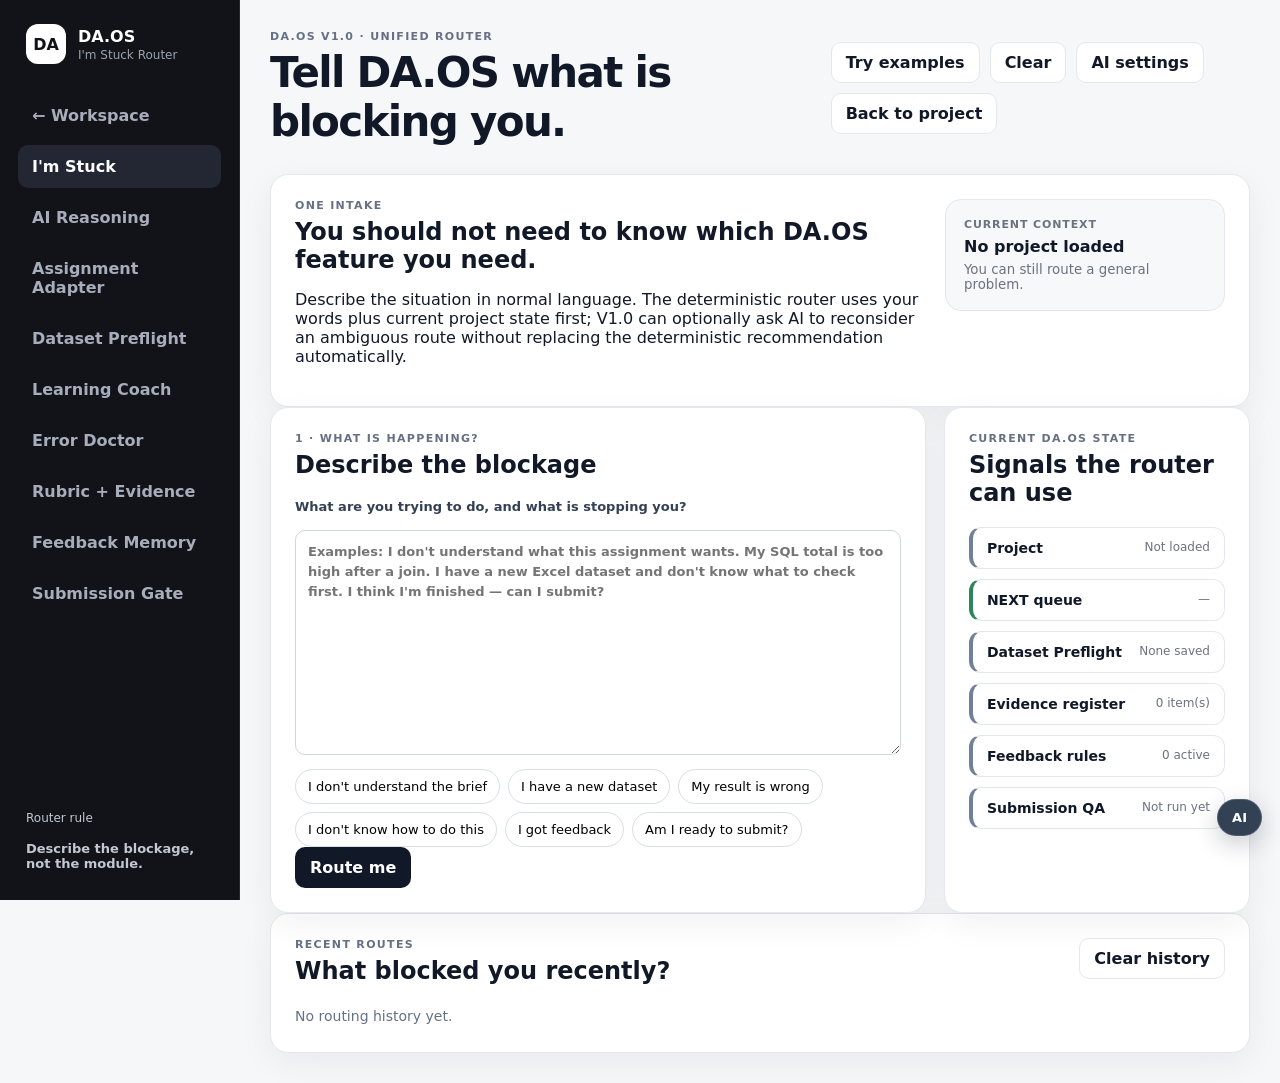
<file: da-os/router.html>
<!doctype html>
<html lang="en">
<head>
  <meta charset="utf-8" />
  <meta name="viewport" content="width=device-width, initial-scale=1" />
  <meta name="description" content="DA.OS Unified Router — describe what is blocking you and get routed to the right analytics workflow." />
  <title>I'm Stuck Router — DA.OS</title>
  <link rel="stylesheet" href="styles.css" />
  <link rel="stylesheet" href="router.css" />
</head>
<body>
  <div class="app-shell">
    <aside class="sidebar">
      <div class="brand"><div class="brand-mark">DA</div><div><strong>DA.OS</strong><span>I'm Stuck Router</span></div></div>
      <nav class="nav" aria-label="Router navigation">
        <a class="nav-item" href="index.html" style="text-decoration:none;display:block;">← Workspace</a>
        <a class="nav-item active" href="router.html" style="text-decoration:none;display:block;">I'm Stuck</a>
        <a class="nav-item" href="ai.html" style="text-decoration:none;display:block;">AI Reasoning</a>
        <a class="nav-item" href="adapter.html" style="text-decoration:none;display:block;">Assignment Adapter</a>
        <a class="nav-item" href="preflight.html" style="text-decoration:none;display:block;">Dataset Preflight</a>
        <a class="nav-item" href="coach.html" style="text-decoration:none;display:block;">Learning Coach</a>
        <a class="nav-item" href="doctor.html" style="text-decoration:none;display:block;">Error Doctor</a>
        <a class="nav-item" href="evidence.html" style="text-decoration:none;display:block;">Rubric + Evidence</a>
        <a class="nav-item" href="memory.html" style="text-decoration:none;display:block;">Feedback Memory</a>
        <a class="nav-item" href="submission.html" style="text-decoration:none;display:block;">Submission Gate</a>
      </nav>
      <div class="sidebar-footer"><p>Router rule</p><strong>Describe the blockage, not the module.</strong></div>
    </aside>

    <main class="main router-main">
      <header class="topbar">
        <div><p class="eyebrow">DA.OS V1.0 · UNIFIED ROUTER</p><h1>Tell DA.OS what is blocking you.</h1></div>
        <div class="topbar-actions"><button id="sampleBtn" class="button button-ghost">Try examples</button><button id="clearBtn" class="button button-ghost">Clear</button><a href="ai.html" class="button button-ghost" style="text-decoration:none;">AI settings</a><a href="index.html" class="button button-ghost" style="text-decoration:none;">Back to project</a></div>
      </header>

      <section class="card router-hero">
        <div>
          <p class="section-kicker">ONE INTAKE</p>
          <h2>You should not need to know which DA.OS feature you need.</h2>
          <p>Describe the situation in normal language. The deterministic router uses your words plus current project state first; V1.0 can optionally ask AI to reconsider an ambiguous route without replacing the deterministic recommendation automatically.</p>
        </div>
        <div class="router-context" id="projectContext"><span>CURRENT CONTEXT</span><strong>No project loaded</strong><small>You can still route a general problem.</small></div>
      </section>

      <section class="router-grid">
        <article class="card intake-card">
          <div class="card-header"><div><p class="section-kicker">1 · WHAT IS HAPPENING?</p><h2>Describe the blockage</h2></div></div>
          <label>
            What are you trying to do, and what is stopping you?
            <textarea id="problemText" rows="10" placeholder="Examples: I don't understand what this assignment wants. My SQL total is too high after a join. I have a new Excel dataset and don't know what to check first. I think I'm finished — can I submit?"></textarea>
          </label>
          <div class="quick-prompts" id="quickPrompts">
            <button data-prompt="I don't understand what the assignment is asking me to deliver.">I don't understand the brief</button>
            <button data-prompt="I have a new dataset and I don't know what to inspect or clean first.">I have a new dataset</button>
            <button data-prompt="My SQL or Python result is wrong and I need to diagnose the error.">My result is wrong</button>
            <button data-prompt="I know the task but I don't know how to do it in the tool.">I don't know how to do this</button>
            <button data-prompt="My instructor gave me feedback and I want to make sure I never repeat the mistake.">I got feedback</button>
            <button data-prompt="I finished the work and want to know whether I am actually ready to submit.">Am I ready to submit?</button>
          </div>
          <div class="action-row"><button id="routeBtn" class="button button-primary">Route me</button></div>
        </article>

        <aside class="card state-card">
          <div class="card-header"><div><p class="section-kicker">CURRENT DA.OS STATE</p><h2>Signals the router can use</h2></div></div>
          <div id="stateSignals" class="state-signals"></div>
        </aside>
      </section>

      <section id="routeResult" class="card route-result hidden">
        <div class="route-result-top">
          <div><p class="section-kicker">2 · RECOMMENDED ROUTE</p><h2 id="routeTitle">—</h2><p id="routeWhy">—</p></div>
          <div class="confidence-box"><span>ROUTING CONFIDENCE</span><strong id="routeConfidence">—</strong><small id="routeScore">—</small></div>
        </div>
        <div class="route-action-box"><span>DO THIS NEXT</span><p id="routeAction">—</p></div>
        <div id="routeEvidence" class="route-evidence"></div>
        <div class="action-row"><a id="goBtn" href="#" class="button button-primary" style="text-decoration:none;">Open recommended workflow →</a><button id="rethinkBtn" class="button button-ghost">Show alternatives</button></div>
      </section>

      <section id="alternativesSection" class="card alternatives-card hidden">
        <div class="card-header"><div><p class="section-kicker">ALTERNATIVES</p><h2>Other plausible destinations</h2></div></div>
        <div id="alternativesList" class="alternatives-list"></div>
      </section>

      <section class="card history-card">
        <div class="card-header"><div><p class="section-kicker">RECENT ROUTES</p><h2>What blocked you recently?</h2></div><button id="clearHistoryBtn" class="button button-ghost">Clear history</button></div>
        <div id="routeHistory" class="route-history empty-state">No routing history yet.</div>
      </section>
    </main>
  </div>

  <div id="toast" class="toast" role="status" aria-live="polite"></div>
  <script src="router.js"></script>
  <script src="stuck-launcher.js"></script>
</body>
</html>
</file>
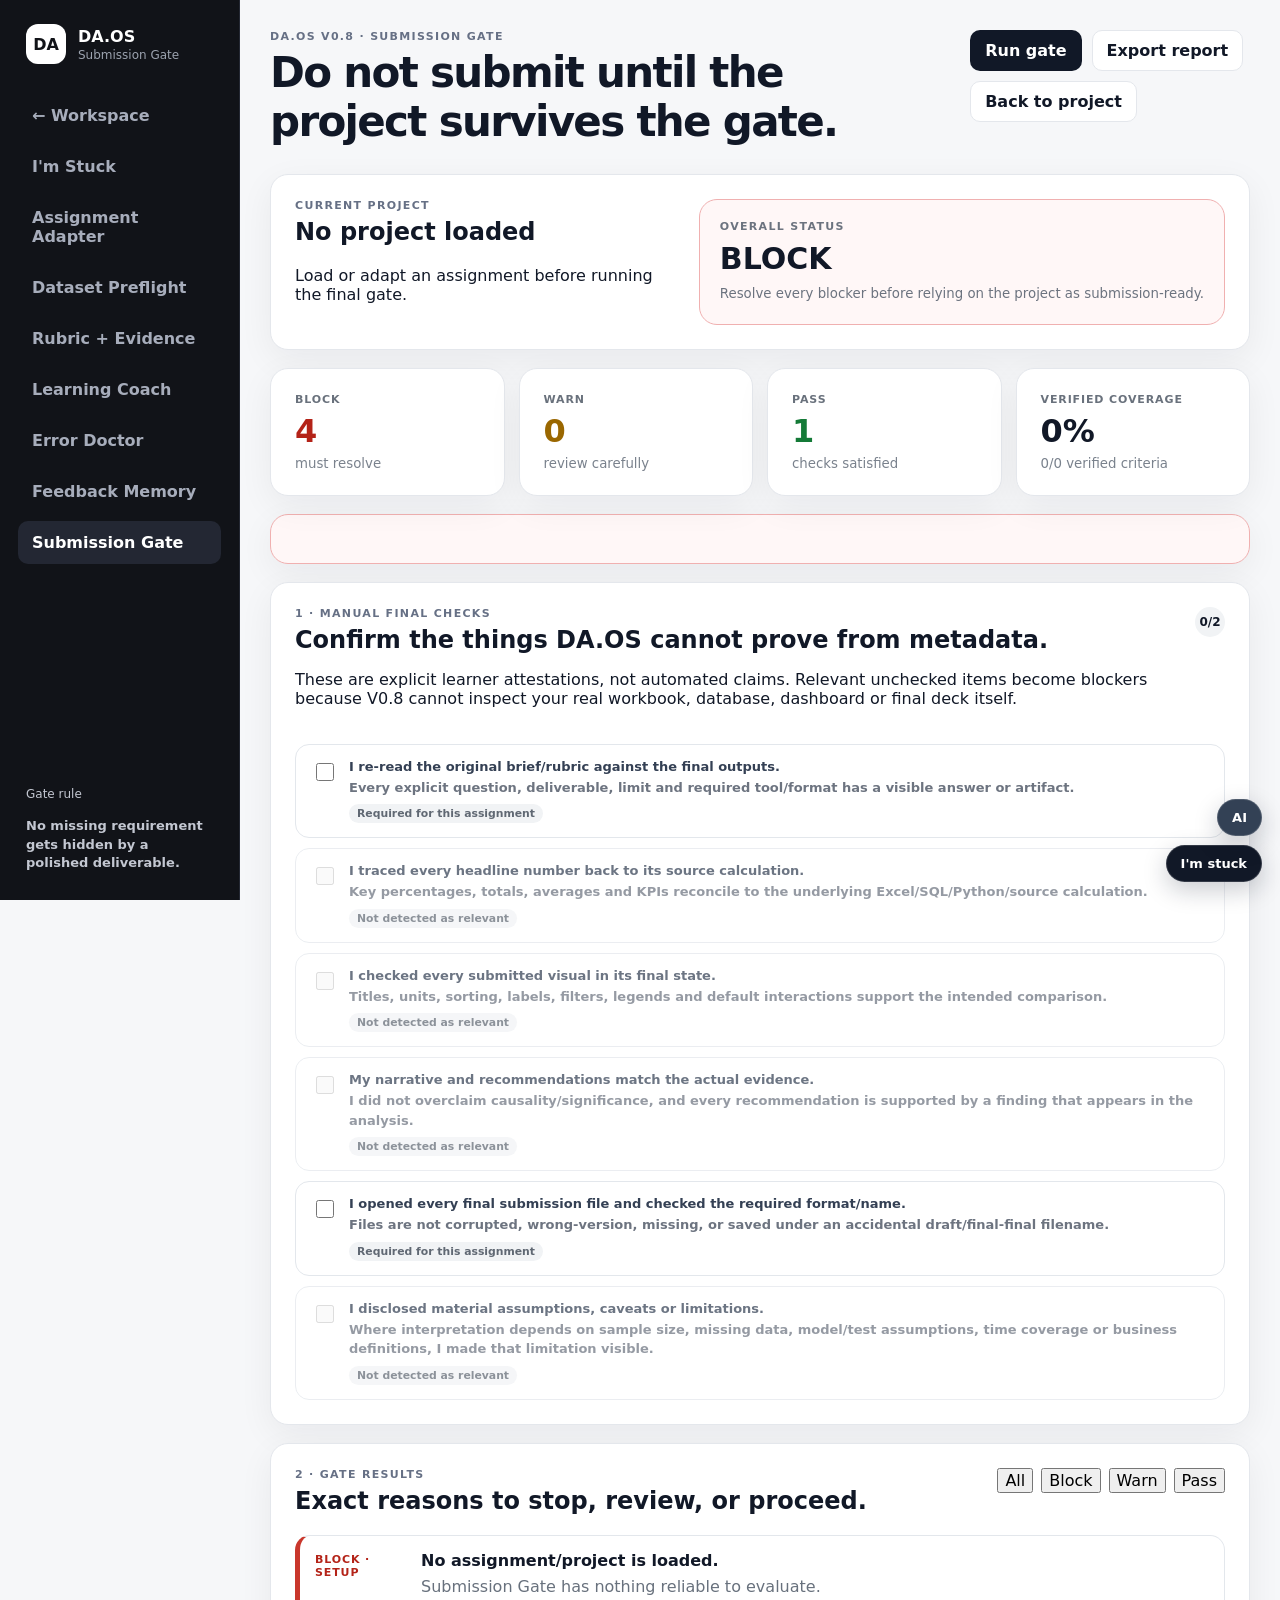
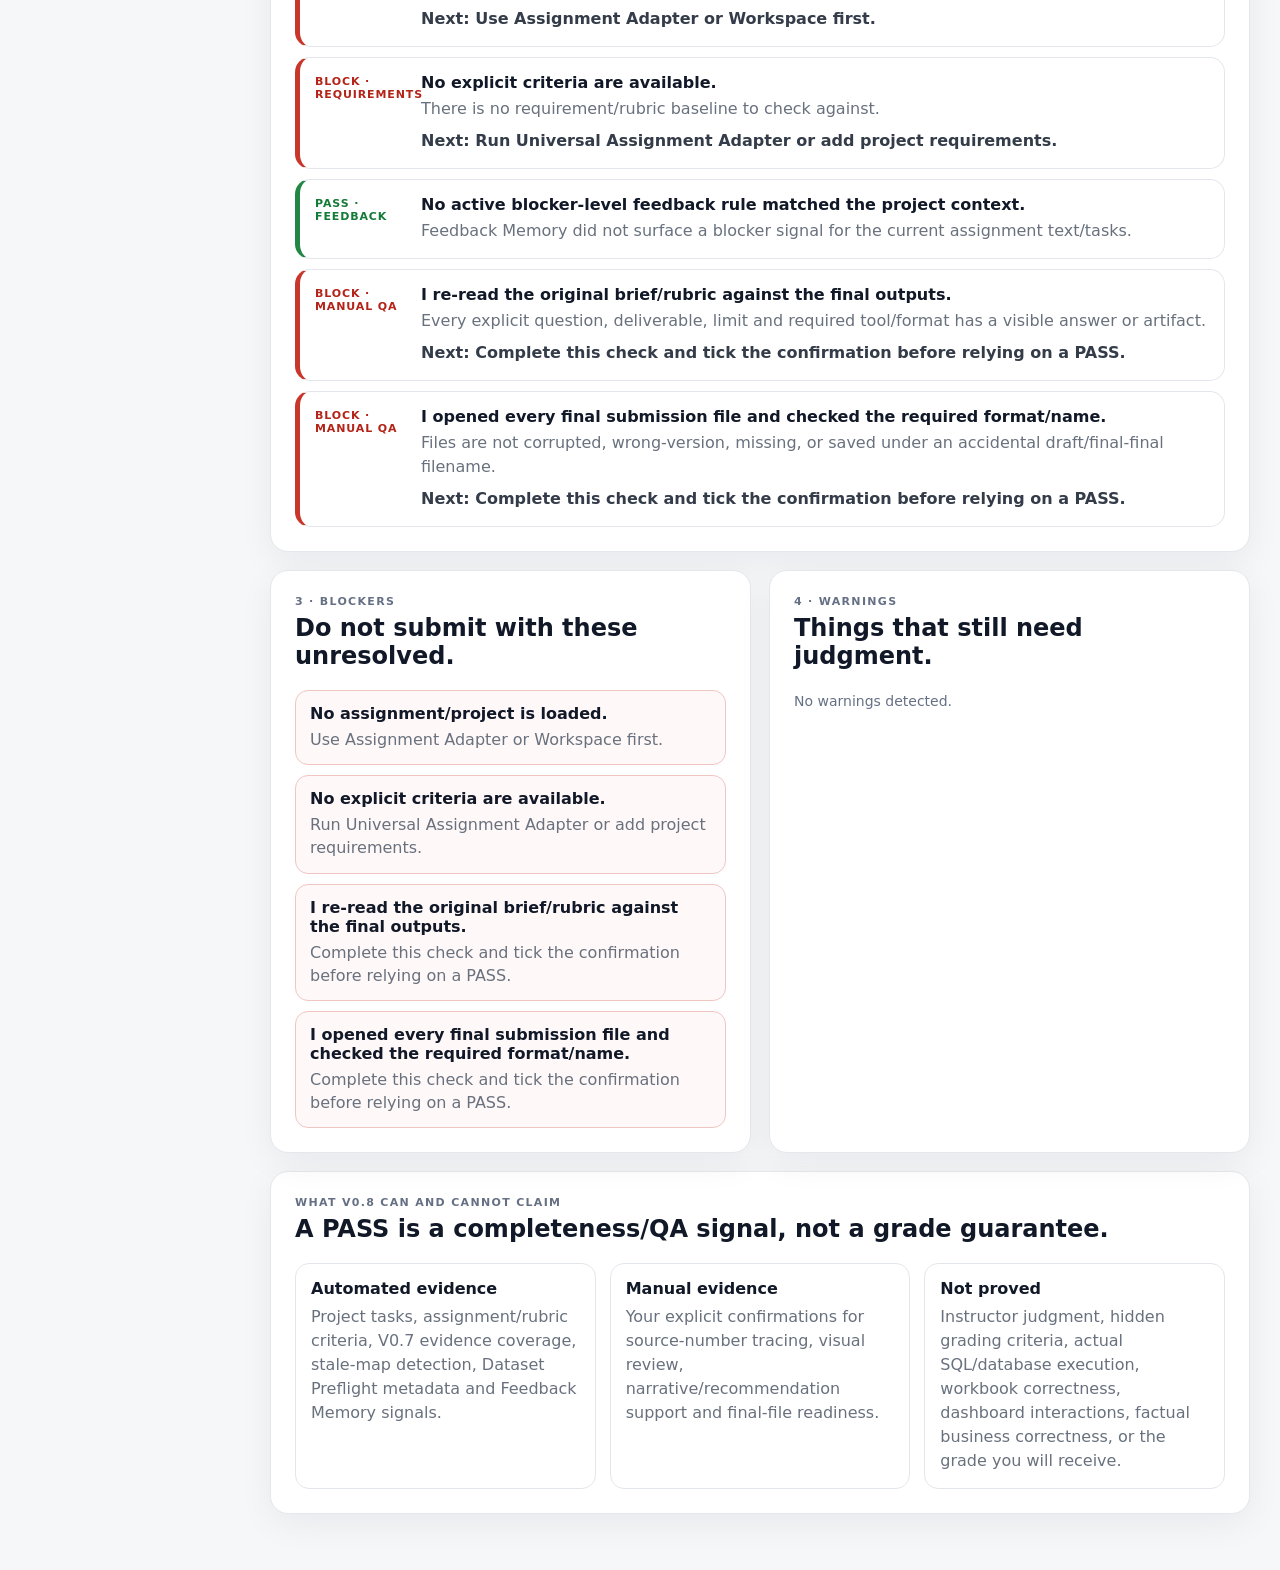
<file: da-os/submission.html>
<!doctype html>
<html lang="en">
<head>
  <meta charset="utf-8" />
  <meta name="viewport" content="width=device-width, initial-scale=1" />
  <meta name="description" content="DA.OS Submission Gate — run PASS, WARN and BLOCK checks before submitting a data-analytics assignment." />
  <title>Submission Gate — DA.OS</title>
  <link rel="stylesheet" href="styles.css" />
  <link rel="stylesheet" href="submission.css" />
</head>
<body>
  <div class="app-shell">
    <aside class="sidebar">
      <div class="brand"><div class="brand-mark">DA</div><div><strong>DA.OS</strong><span>Submission Gate</span></div></div>
      <nav class="nav" aria-label="Submission Gate navigation">
        <a class="nav-item" href="index.html" style="text-decoration:none;display:block;">← Workspace</a>
        <a class="nav-item" href="router.html" style="text-decoration:none;display:block;">I'm Stuck</a>
        <a class="nav-item" href="adapter.html" style="text-decoration:none;display:block;">Assignment Adapter</a>
        <a class="nav-item" href="preflight.html" style="text-decoration:none;display:block;">Dataset Preflight</a>
        <a class="nav-item" href="evidence.html" style="text-decoration:none;display:block;">Rubric + Evidence</a>
        <a class="nav-item" href="coach.html" style="text-decoration:none;display:block;">Learning Coach</a>
        <a class="nav-item" href="doctor.html" style="text-decoration:none;display:block;">Error Doctor</a>
        <a class="nav-item" href="memory.html" style="text-decoration:none;display:block;">Feedback Memory</a>
        <a class="nav-item active" href="submission.html" style="text-decoration:none;display:block;">Submission Gate</a>
      </nav>
      <div class="sidebar-footer gate-rule"><p>Gate rule</p><strong>No missing requirement gets hidden by a polished deliverable.</strong></div>
    </aside>
    <main class="main submission-main">
      <header class="topbar submission-topbar"><div><p class="eyebrow">DA.OS V0.8 · SUBMISSION GATE</p><h1>Do not submit until the project survives the gate.</h1></div><div class="topbar-actions"><button id="runGateBtn" class="button button-primary">Run gate</button><button id="exportGateBtn" class="button button-ghost">Export report</button><a href="index.html" class="button button-ghost" style="text-decoration:none;">Back to project</a></div></header>
      <section class="card gate-hero"><div><p class="section-kicker">CURRENT PROJECT</p><h2 id="projectName">No project loaded</h2><p id="projectContext">Load or adapt an assignment before running the final gate.</p></div><div id="overallStatus" class="overall-status neutral"><span>OVERALL STATUS</span><strong>NOT RUN</strong><small id="overallExplanation">Run the gate when you want a current project check.</small></div></section>
      <section class="gate-metrics"><article class="card metric-card block"><span>BLOCK</span><strong id="blockCount">0</strong><small>must resolve</small></article><article class="card metric-card warn"><span>WARN</span><strong id="warnCount">0</strong><small>review carefully</small></article><article class="card metric-card pass"><span>PASS</span><strong id="passCount">0</strong><small>checks satisfied</small></article><article class="card metric-card"><span>VERIFIED COVERAGE</span><strong id="coveragePct">0%</strong><small id="coverageLine">0 criteria</small></article></section>
      <section id="staleWarning" class="card stale-warning hidden"></section>
      <section class="card manual-card"><div class="card-header"><div><p class="section-kicker">1 · MANUAL FINAL CHECKS</p><h2>Confirm the things DA.OS cannot prove from metadata.</h2><p>These are explicit learner attestations, not automated claims. Relevant unchecked items become blockers because V0.8 cannot inspect your real workbook, database, dashboard or final deck itself.</p></div><span id="manualProgress" class="counter">0/0</span></div><div id="manualChecklist" class="manual-checklist"></div></section>
      <section class="card result-card"><div class="card-header"><div><p class="section-kicker">2 · GATE RESULTS</p><h2>Exact reasons to stop, review, or proceed.</h2></div><div class="result-filters"><button class="filter-chip active" data-result-filter="all">All</button><button class="filter-chip" data-result-filter="block">Block</button><button class="filter-chip" data-result-filter="warn">Warn</button><button class="filter-chip" data-result-filter="pass">Pass</button></div></div><div id="resultList" class="gate-result-list empty-state">Run the submission gate to see checks.</div></section>
      <section class="submission-grid"><article class="card"><div class="card-header"><div><p class="section-kicker">3 · BLOCKERS</p><h2>Do not submit with these unresolved.</h2></div></div><div id="blockerList" class="priority-list empty-state">No gate result yet.</div></article><article class="card"><div class="card-header"><div><p class="section-kicker">4 · WARNINGS</p><h2>Things that still need judgment.</h2></div></div><div id="warningList" class="priority-list empty-state">No gate result yet.</div></article></section>
      <section class="card scope-card"><div class="card-header"><div><p class="section-kicker">WHAT V0.8 CAN AND CANNOT CLAIM</p><h2>A PASS is a completeness/QA signal, not a grade guarantee.</h2></div></div><div class="scope-grid"><div><strong>Automated evidence</strong><p>Project tasks, assignment/rubric criteria, V0.7 evidence coverage, stale-map detection, Dataset Preflight metadata and Feedback Memory signals.</p></div><div><strong>Manual evidence</strong><p>Your explicit confirmations for source-number tracing, visual review, narrative/recommendation support and final-file readiness.</p></div><div><strong>Not proved</strong><p>Instructor judgment, hidden grading criteria, actual SQL/database execution, workbook correctness, dashboard interactions, factual business correctness, or the grade you will receive.</p></div></div></section>
    </main>
  </div>
  <div id="toast" class="toast" role="status" aria-live="polite"></div>
  <script src="submission.js"></script>
  <script src="stuck-launcher.js"></script>
</body>
</html>
</file>
<file: da-os/styles.css>
:root {
  --bg: #f6f7f9;
  --surface: #ffffff;
  --surface-2: #f1f3f5;
  --text: #111827;
  --muted: #667085;
  --line: #e4e7ec;
  --accent: #111827;
  --accent-soft: #eef2ff;
  --good: #027a48;
  --warn: #b54708;
  --danger: #b42318;
  --radius: 18px;
  --shadow: 0 10px 35px rgba(16, 24, 40, 0.06);
}

* { box-sizing: border-box; }

body {
  margin: 0;
  font-family: Inter, ui-sans-serif, system-ui, -apple-system, BlinkMacSystemFont, "Segoe UI", sans-serif;
  background: var(--bg);
  color: var(--text);
}

button, input, textarea { font: inherit; }
button { cursor: pointer; }

.app-shell { min-height: 100vh; display: grid; grid-template-columns: 240px 1fr; }

.sidebar {
  position: sticky;
  top: 0;
  height: 100vh;
  background: #111318;
  color: #fff;
  padding: 24px 18px;
  display: flex;
  flex-direction: column;
  border-right: 1px solid #242833;
}

.brand { display: flex; align-items: center; gap: 12px; padding: 0 8px 30px; }
.brand-mark { width: 40px; height: 40px; border-radius: 12px; background: #fff; color: #111318; display: grid; place-items: center; font-weight: 900; }
.brand strong, .brand span { display: block; }
.brand span { color: #9ca3af; font-size: 12px; margin-top: 2px; }

.nav { display: grid; gap: 8px; }
.nav-item {
  border: 0;
  background: transparent;
  color: #a7adbb;
  text-align: left;
  padding: 12px 14px;
  border-radius: 10px;
  font-weight: 700;
}
.nav-item:hover, .nav-item.active { background: #232733; color: #fff; }

.sidebar-footer { margin-top: auto; padding: 18px 8px 4px; color: #c3c7d1; }
.sidebar-footer p { margin: 0 0 8px; font-size: 12px; }
.sidebar-footer strong { display: inline-block; margin-top: 8px; font-size: 13px; }
.progress-track { height: 8px; background: #2e3440; border-radius: 999px; overflow: hidden; }
.progress-bar { height: 100%; width: 0; background: #fff; transition: width .2s ease; }

.main { padding: 30px; max-width: 1500px; width: 100%; margin: 0 auto; }
.topbar { display: flex; align-items: center; justify-content: space-between; gap: 20px; margin-bottom: 28px; }
.topbar h1 { margin: 5px 0 0; font-size: clamp(28px, 4vw, 42px); letter-spacing: -0.04em; }
.topbar-actions, .action-row { display: flex; gap: 10px; flex-wrap: wrap; }

.eyebrow, .section-kicker { margin: 0; color: var(--muted); font-size: 11px; font-weight: 850; letter-spacing: .12em; }

.view { display: none; }
.view.active-view { display: block; }

.card {
  background: var(--surface);
  border: 1px solid var(--line);
  border-radius: var(--radius);
  box-shadow: var(--shadow);
  padding: 24px;
}
.card h2, .card h3 { margin-top: 6px; }
.card-header { display: flex; align-items: flex-start; justify-content: space-between; gap: 16px; margin-bottom: 20px; }
.card-header h2 { margin-bottom: 0; }

.hero-grid { display: grid; grid-template-columns: 1.6fr .8fr; gap: 18px; margin-bottom: 18px; }
.hero-card { min-height: 220px; background: linear-gradient(130deg, #111318 0%, #252a36 100%); color: #fff; display: flex; justify-content: space-between; gap: 30px; align-items: flex-end; }
.hero-card h2 { font-size: clamp(28px, 4vw, 46px); max-width: 680px; line-height: 1.03; letter-spacing: -0.045em; margin: 14px 0; }
.hero-card p { color: #c4c9d4; max-width: 700px; line-height: 1.6; }
.pill { display: inline-block; padding: 6px 9px; border-radius: 999px; background: #343b49; color: #fff; font-size: 11px; font-weight: 800; }
.hero-stat { min-width: 110px; text-align: right; }
.hero-stat span { display: block; font-size: 56px; font-weight: 900; letter-spacing: -.06em; }
.hero-stat small { color: #afb5c0; }
.next-mini { display: flex; flex-direction: column; justify-content: center; }
.next-mini h3 { font-size: 24px; margin-bottom: 8px; }
.next-mini p:not(.section-kicker) { color: var(--muted); line-height: 1.5; }

.content-grid { display: grid; grid-template-columns: 1.35fr .65fr; gap: 18px; }
.deconstruct-grid { grid-template-columns: .75fr 1.25fr; }

.form-grid { display: grid; grid-template-columns: 1fr 1fr; gap: 14px; }
label, fieldset { display: grid; gap: 8px; color: #344054; font-weight: 700; font-size: 13px; }
fieldset { border: 0; padding: 0; margin: 20px 0; }
legend { margin-bottom: 10px; }
input[type="text"], input[type="date"], textarea {
  width: 100%;
  border: 1px solid #d0d5dd;
  border-radius: 10px;
  padding: 11px 12px;
  color: var(--text);
  background: #fff;
  outline: none;
}
input:focus, textarea:focus { border-color: #667085; box-shadow: 0 0 0 3px rgba(102, 112, 133, .12); }
textarea { resize: vertical; line-height: 1.55; }

.chip-grid { display: flex; flex-wrap: wrap; gap: 8px; }
.check-chip { display: inline-flex; align-items: center; gap: 7px; background: var(--surface-2); padding: 9px 11px; border-radius: 999px; font-weight: 700; }
.check-chip input { accent-color: #111827; }

.button { border: 1px solid transparent; border-radius: 10px; padding: 10px 14px; font-weight: 800; }
.button-primary { background: var(--accent); color: #fff; }
.button-primary:hover { background: #252a36; }
.button-ghost { background: #fff; border-color: var(--line); color: var(--text); }
.button-danger-ghost { background: #fff; border-color: #fecdca; color: var(--danger); }
.button:disabled { opacity: .45; cursor: not-allowed; }
.link-button { border: 0; background: transparent; padding: 0; color: var(--text); font-weight: 850; text-align: left; }

.dropzone { border: 1px dashed #98a2b3; border-radius: 14px; padding: 28px; text-align: center; display: grid; gap: 7px; cursor: pointer; background: #fafafa; }
.dropzone.dragging { background: var(--accent-soft); border-color: #6172f3; }
.dropzone input { display: none; }
.dropzone span, .dropzone small { color: var(--muted); font-weight: 500; }
.file-list { margin-top: 16px; display: grid; gap: 8px; }
.file-row { display: flex; justify-content: space-between; gap: 12px; padding: 10px 12px; background: var(--surface-2); border-radius: 10px; font-size: 13px; }
.file-row span:last-child { color: var(--muted); white-space: nowrap; }

.save-status { color: var(--good); font-size: 12px; font-weight: 800; }
.counter { min-width: 30px; height: 30px; border-radius: 999px; background: var(--surface-2); display: grid; place-items: center; font-weight: 900; font-size: 12px; }
.empty-state { color: var(--muted); font-size: 14px; line-height: 1.6; }

.page-intro { display: flex; justify-content: space-between; align-items: center; gap: 24px; margin-bottom: 18px; }
.page-intro p:not(.section-kicker) { color: var(--muted); max-width: 760px; line-height: 1.6; }

.stack-list { display: grid; gap: 10px; }
.requirement-item { padding: 12px 14px; border: 1px solid var(--line); border-radius: 10px; background: #fff; line-height: 1.45; }
.requirement-item strong { display: block; font-size: 12px; color: var(--muted); margin-bottom: 4px; }

.task-list { display: grid; gap: 10px; }
.task-item { display: grid; grid-template-columns: auto 1fr; gap: 12px; padding: 14px; border: 1px solid var(--line); border-radius: 12px; }
.task-item.done { opacity: .58; background: #fafafa; }
.task-item input { margin-top: 4px; accent-color: #111827; }
.task-item h4 { margin: 0 0 5px; font-size: 14px; }
.task-item p { margin: 0; color: var(--muted); font-size: 12px; line-height: 1.45; }
.task-tag { display: inline-flex; margin-top: 8px; padding: 4px 7px; border-radius: 999px; background: var(--surface-2); font-size: 10px; color: #475467; font-weight: 850; text-transform: uppercase; letter-spacing: .06em; }

.next-layout { display: grid; grid-template-columns: 1fr 340px; gap: 18px; }
.next-card { min-height: 580px; padding: 36px; display: grid; grid-template-columns: 100px 1fr; gap: 30px; align-items: start; }
.next-number { font-size: 76px; font-weight: 950; letter-spacing: -.08em; color: #d0d5dd; line-height: 1; }
.next-content h2 { font-size: clamp(32px, 5vw, 58px); letter-spacing: -.05em; line-height: 1; margin: 12px 0 18px; max-width: 900px; }
.next-why { color: var(--muted); font-size: 18px; line-height: 1.6; max-width: 820px; }
.next-box { border-left: 4px solid #111827; background: #f6f7f9; border-radius: 0 12px 12px 0; padding: 16px 18px; margin: 26px 0; }
.next-box span { font-size: 10px; font-weight: 900; letter-spacing: .12em; color: var(--muted); }
.next-box p { margin: 7px 0 0; font-size: 16px; line-height: 1.5; }
.next-meta { display: flex; gap: 40px; margin-bottom: 28px; }
.next-meta div { display: grid; gap: 4px; }
.next-meta span { color: var(--muted); font-size: 11px; text-transform: uppercase; letter-spacing: .08em; }
.queue-card h3 { margin-bottom: 18px; }
.queue-list { display: grid; gap: 10px; }
.queue-item { padding: 12px 0; border-bottom: 1px solid var(--line); }
.queue-item:last-child { border-bottom: 0; }
.queue-item span { display: block; color: var(--muted); font-size: 11px; margin-bottom: 4px; }
.queue-item strong { font-size: 13px; }

.toast { position: fixed; right: 24px; bottom: 24px; background: #111827; color: #fff; padding: 12px 16px; border-radius: 10px; box-shadow: var(--shadow); opacity: 0; transform: translateY(12px); pointer-events: none; transition: all .2s ease; z-index: 10; }
.toast.show { opacity: 1; transform: translateY(0); }

@media (max-width: 980px) {
  .app-shell { grid-template-columns: 1fr; }
  .sidebar { position: static; height: auto; flex-direction: row; align-items: center; gap: 20px; padding: 14px 18px; }
  .brand { padding: 0; }
  .nav { display: flex; overflow-x: auto; }
  .sidebar-footer { display: none; }
  .hero-grid, .content-grid, .deconstruct-grid, .next-layout { grid-template-columns: 1fr; }
  .next-card { grid-template-columns: 1fr; min-height: auto; }
  .next-number { font-size: 48px; }
}

@media (max-width: 640px) {
  .main { padding: 18px; }
  .sidebar { align-items: flex-start; flex-direction: column; }
  .nav { width: 100%; }
  .topbar { align-items: flex-start; flex-direction: column; }
  .form-grid { grid-template-columns: 1fr; }
  .hero-card { flex-direction: column; align-items: flex-start; }
  .hero-stat { text-align: left; }
  .page-intro { align-items: flex-start; flex-direction: column; }
  .next-card { padding: 24px; }
}
</file>
<file: da-os/memory-alert.css>
.next-memory-alert {
  border: 1px solid #fedf89;
  background: #fffaeb;
  border-radius: 12px;
  padding: 14px 16px;
  margin: -10px 0 26px;
}
.next-memory-alert.has-blocker {
  border-color: #fecdca;
  background: #fef3f2;
}
.memory-alert-head {
  display: flex;
  align-items: center;
  justify-content: space-between;
  gap: 12px;
  margin-bottom: 10px;
}
.memory-alert-head span {
  color: #b54708;
  font-size: 10px;
  font-weight: 900;
  letter-spacing: .1em;
}
.next-memory-alert.has-blocker .memory-alert-head span { color: #b42318; }
.memory-alert-head strong { font-size: 12px; }
.memory-alert-rule {
  display: grid;
  grid-template-columns: auto 1fr;
  gap: 9px;
  align-items: start;
  padding: 8px 0;
  border-top: 1px solid rgba(181,71,8,.12);
}
.next-memory-alert.has-blocker .memory-alert-rule { border-top-color: rgba(180,35,24,.12); }
.memory-alert-rule b { font-size: 9px; letter-spacing: .05em; color: #b54708; padding-top: 3px; }
.next-memory-alert.has-blocker .memory-alert-rule b { color: #b42318; }
.memory-alert-rule p { margin: 0; color: #475467; font-size: 12px; line-height: 1.45; }
.next-memory-alert > a { display: inline-block; margin-top: 8px; color: #111827; font-size: 12px; font-weight: 850; text-decoration: none; }
.next-memory-alert > a:hover { text-decoration: underline; }
</file>
<file: da-os/coach.css>
.coach-main { max-width: 1400px; }
.coach-topbar { margin-bottom: 20px; }
.coach-sidebar-footer { line-height: 1.45; }

.coach-hero {
  display: grid;
  grid-template-columns: 1.4fr .8fr;
  gap: 20px;
  align-items: center;
  margin-bottom: 18px;
  background: linear-gradient(130deg, #111318 0%, #252a36 100%);
  color: #fff;
}
.coach-hero h2 { font-size: clamp(28px, 4vw, 44px); margin: 8px 0 10px; letter-spacing: -.04em; }
.coach-hero p:not(.section-kicker) { color: #c4c9d4; margin: 0; line-height: 1.6; }
.coach-status { border-left: 1px solid #404653; padding-left: 24px; display: grid; gap: 6px; }
.coach-status span, .coach-status small { color: #aeb5c2; font-size: 11px; text-transform: uppercase; letter-spacing: .08em; }
.coach-status strong { font-size: 18px; line-height: 1.4; }

.coach-grid {
  display: grid;
  grid-template-columns: .8fr 1.2fr;
  gap: 18px;
}
.coach-panel { min-height: 260px; }

.tool-tabs { display: grid; grid-template-columns: repeat(2, minmax(0, 1fr)); gap: 10px; }
.tool-tab {
  border: 1px solid var(--line);
  background: #fff;
  border-radius: 12px;
  padding: 13px 14px;
  font-weight: 800;
  text-align: left;
  color: var(--text);
}
.tool-tab:hover { background: #f8fafc; }
.tool-tab.active { background: #111827; color: #fff; border-color: #111827; }
.tool-note { color: var(--muted); font-size: 13px; line-height: 1.5; margin: 14px 0 0; }

.lesson-core { display: grid; gap: 14px; }
.lesson-question { font-size: 20px; line-height: 1.5; margin: 0; font-weight: 750; }
.concept-box {
  background: #f6f7f9;
  border-radius: 12px;
  padding: 16px;
  border-left: 4px solid #111827;
}
.concept-box span { display: block; color: var(--muted); font-size: 10px; font-weight: 900; letter-spacing: .11em; margin-bottom: 6px; }
.concept-box p { margin: 0; line-height: 1.55; }

.hint-area { display: grid; gap: 10px; margin: 18px 0; }
.hint-card {
  border: 1px solid var(--line);
  border-radius: 12px;
  padding: 14px 15px;
  background: #fff;
}
.hint-card.example { background: #111827; color: #fff; border-color: #111827; }
.hint-card strong { display: block; font-size: 11px; text-transform: uppercase; letter-spacing: .08em; margin-bottom: 7px; color: var(--muted); }
.hint-card.example strong { color: #cbd5e1; }
.hint-card p { margin: 0; line-height: 1.55; white-space: pre-wrap; }
.coach-actions { display: flex; gap: 10px; flex-wrap: wrap; }
.coach-rule { color: var(--muted); font-size: 12px; line-height: 1.5; margin: 12px 0 0; }

.scratch-panel textarea { min-height: 240px; }
.scratch-prompts { display: flex; gap: 8px; flex-wrap: wrap; margin-top: 12px; }
.prompt-chip {
  border: 1px solid var(--line);
  background: var(--surface-2);
  border-radius: 999px;
  padding: 7px 10px;
  font-size: 11px;
  font-weight: 800;
}

.learning-checklist { display: grid; gap: 10px; }
.learning-check {
  display: grid;
  grid-template-columns: auto 1fr;
  gap: 10px;
  align-items: start;
  border: 1px solid var(--line);
  border-radius: 11px;
  padding: 12px;
  font-size: 13px;
  line-height: 1.45;
}
.learning-check input { margin-top: 3px; accent-color: #111827; }
.understanding-actions { display: flex; gap: 10px; flex-wrap: wrap; margin-top: 16px; }
.understanding-message { margin-top: 12px; color: var(--muted); font-size: 13px; line-height: 1.5; }

.coach-footer-card {
  margin-top: 18px;
  display: grid;
  grid-template-columns: 1fr auto;
  gap: 24px;
  align-items: center;
}
.coach-footer-card p:not(.section-kicker) { color: var(--muted); line-height: 1.6; max-width: 800px; }
.learning-stats { display: flex; gap: 26px; }
.learning-stats div { min-width: 90px; text-align: center; }
.learning-stats strong { display: block; font-size: 36px; letter-spacing: -.05em; }
.learning-stats span { color: var(--muted); font-size: 11px; text-transform: uppercase; letter-spacing: .08em; }

@media (max-width: 980px) {
  .coach-hero, .coach-grid, .coach-footer-card { grid-template-columns: 1fr; }
  .coach-status { border-left: 0; border-top: 1px solid #404653; padding-left: 0; padding-top: 18px; }
}

@media (max-width: 640px) {
  .tool-tabs { grid-template-columns: 1fr; }
  .learning-stats { width: 100%; justify-content: space-around; }
}
</file>
<file: da-os/doctor.css>
.doctor-main { max-width: 1500px; }
.doctor-topbar h1 { max-width: 900px; }

.doctor-hero {
  display: grid;
  grid-template-columns: 1fr 420px;
  gap: 28px;
  align-items: center;
  margin-bottom: 18px;
}
.doctor-hero h2 { margin-bottom: 8px; }
.doctor-hero p:not(.section-kicker) { color: var(--muted); line-height: 1.6; }
.doctor-philosophy {
  background: #111318;
  color: #fff;
  border-radius: 14px;
  padding: 22px;
  display: grid;
  gap: 8px;
}
.doctor-philosophy span { color: #9ca3af; font-size: 10px; font-weight: 900; letter-spacing: .12em; }
.doctor-philosophy strong { font-size: 20px; line-height: 1.3; }

.doctor-grid {
  display: grid;
  grid-template-columns: 1fr 1fr;
  gap: 18px;
}
.intake-card, .diagnosis-card, .notes-card, .resolution-card { min-height: 520px; }
.field-label { margin-bottom: 8px; display: block; }

.doctor-tools { display: flex; gap: 8px; flex-wrap: wrap; margin-bottom: 18px; }
.doctor-tool {
  border: 1px solid var(--line);
  background: #fff;
  color: var(--text);
  padding: 10px 14px;
  border-radius: 999px;
  font-weight: 800;
}
.doctor-tool:hover, .doctor-tool.active { background: #111827; color: #fff; border-color: #111827; }

.sample-row { display: flex; align-items: center; gap: 8px; flex-wrap: wrap; margin: 14px 0; }
.sample-row > span { color: var(--muted); font-size: 12px; font-weight: 700; }
.sample-chip, .prompt-chip {
  border: 1px solid var(--line);
  background: var(--surface-2);
  color: #475467;
  border-radius: 999px;
  padding: 7px 10px;
  font-weight: 750;
  font-size: 11px;
}
.sample-chip:hover, .prompt-chip:hover { border-color: #98a2b3; color: var(--text); }
.full-button { width: 100%; justify-content: center; margin-top: 8px; }
.doctor-rule { color: var(--muted); font-size: 12px; line-height: 1.5; margin: 12px 0 0; }

.diagnosis-badge {
  display: inline-flex;
  align-items: center;
  justify-content: center;
  min-height: 30px;
  padding: 0 10px;
  border-radius: 999px;
  background: #ecfdf3;
  color: #027a48;
  font-size: 11px;
  font-weight: 900;
  text-transform: uppercase;
  letter-spacing: .04em;
}
.diagnosis-badge.locked { background: #f2f4f7; color: #667085; }
.diagnosis-empty { min-height: 350px; display: grid; place-content: center; text-align: center; color: var(--muted); padding: 30px; }
.diagnosis-empty strong { color: var(--text); font-size: 20px; }
.diagnosis-empty p { max-width: 520px; line-height: 1.6; }
.hidden { display: none !important; }

.doctor-concept { margin-bottom: 14px; }
.diagnostic-summary, .diagnostic-concept, .resolution-section {
  border: 1px solid var(--line);
  border-radius: 12px;
  padding: 14px 16px;
  margin-bottom: 12px;
}
.diagnostic-summary span, .diagnostic-concept span, .resolution-section span, .step-header span {
  color: var(--muted);
  font-size: 10px;
  font-weight: 900;
  letter-spacing: .11em;
}
.diagnostic-summary p, .diagnostic-concept p, .resolution-section p { margin: 6px 0 0; line-height: 1.55; }

.step-header { display: flex; align-items: flex-end; justify-content: space-between; gap: 18px; margin: 20px 0 10px; }
.step-header div { display: flex; align-items: center; gap: 10px; }
.step-header strong { font-size: 12px; }
.step-header small { color: var(--muted); }
.diagnostic-steps { display: grid; gap: 10px; }
.diagnostic-step {
  border-left: 4px solid #111827;
  background: #f8f9fb;
  border-radius: 0 12px 12px 0;
  padding: 14px 16px;
}
.diagnostic-step .step-number { display: block; color: var(--muted); font-size: 10px; font-weight: 900; letter-spacing: .08em; margin-bottom: 6px; }
.diagnostic-step strong { display: block; margin-bottom: 6px; }
.diagnostic-step p { color: #475467; margin: 0; line-height: 1.5; font-size: 13px; }
.diagnostic-step .test-action { margin-top: 9px; padding: 9px 11px; background: #fff; border: 1px solid var(--line); border-radius: 9px; font-family: ui-monospace, SFMono-Regular, Menlo, Monaco, Consolas, monospace; white-space: pre-wrap; font-size: 12px; color: #344054; }
.diagnostic-actions { display: flex; gap: 10px; flex-wrap: wrap; margin-top: 14px; }

.debug-prompts { display: flex; gap: 8px; flex-wrap: wrap; margin-top: 12px; }
.notes-card textarea, .resolution-card textarea, .intake-card textarea { font-family: inherit; }
#codeText { font-family: ui-monospace, SFMono-Regular, Menlo, Monaco, Consolas, monospace; font-size: 12px; }

.resolution-locked { border: 1px dashed #98a2b3; color: var(--muted); background: #fafafa; border-radius: 12px; padding: 22px; text-align: center; line-height: 1.5; margin-bottom: 14px; }
.resolution-section pre {
  margin: 8px 0 0;
  white-space: pre-wrap;
  word-break: break-word;
  font-size: 12px;
  line-height: 1.55;
  padding: 12px;
  border-radius: 10px;
  background: #111318;
  color: #f8fafc;
  overflow: auto;
}
.reflection-label { margin-top: 18px; }
.resolution-actions { display: flex; gap: 10px; margin-top: 12px; flex-wrap: wrap; }
.resolution-message { min-height: 20px; color: var(--muted); font-size: 12px; }

.history-card { margin-top: 18px; }
.history-card .card-header > div:first-child { max-width: 820px; }
.history-card .card-header p:not(.section-kicker) { color: var(--muted); line-height: 1.55; }
.history-stats { display: flex; gap: 12px; }
.history-stats div { min-width: 90px; padding: 12px; border: 1px solid var(--line); border-radius: 12px; text-align: center; }
.history-stats strong, .history-stats span { display: block; }
.history-stats strong { font-size: 24px; }
.history-stats span { color: var(--muted); font-size: 10px; text-transform: uppercase; letter-spacing: .08em; }
.history-list { display: grid; gap: 10px; }
.history-item { display: grid; grid-template-columns: 100px 1fr auto; gap: 14px; align-items: center; border-top: 1px solid var(--line); padding-top: 12px; }
.history-item:first-child { border-top: 0; }
.history-tool { font-size: 11px; font-weight: 900; color: #475467; }
.history-item strong { display: block; margin-bottom: 3px; }
.history-item p { margin: 0; color: var(--muted); font-size: 12px; line-height: 1.45; }
.history-status { border-radius: 999px; padding: 5px 8px; font-size: 10px; font-weight: 900; text-transform: uppercase; }
.history-status.solved { background: #ecfdf3; color: #027a48; }
.history-status.review { background: #fff6ed; color: #b54708; }

@media (max-width: 1100px) {
  .doctor-hero, .doctor-grid { grid-template-columns: 1fr; }
  .intake-card, .diagnosis-card, .notes-card, .resolution-card { min-height: auto; }
}

@media (max-width: 640px) {
  .doctor-philosophy { padding: 18px; }
  .step-header, .history-card .card-header { align-items: flex-start; flex-direction: column; }
  .history-item { grid-template-columns: 1fr; }
  .history-stats { width: 100%; }
  .history-stats div { flex: 1; }
}
</file>
<file: da-os/evidence.css>
.evidence-main { max-width: 1520px; }

.evidence-hero {
  display: flex;
  align-items: center;
  justify-content: space-between;
  gap: 28px;
  margin-bottom: 18px;
}
.evidence-hero h2 { font-size: clamp(26px, 4vw, 42px); margin: 8px 0 10px; letter-spacing: -.04em; }
.evidence-hero p:not(.section-kicker) { color: var(--muted); line-height: 1.6; max-width: 780px; }

.coverage-summary { display: flex; align-items: center; gap: 18px; min-width: 310px; justify-content: flex-end; }
.coverage-ring {
  width: 116px;
  height: 116px;
  border: 10px solid #eef0f3;
  border-radius: 999px;
  display: grid;
  place-items: center;
  align-content: center;
  text-align: center;
  background: #fff;
}
.coverage-ring strong { font-size: 30px; letter-spacing: -.05em; }
.coverage-ring span { color: var(--muted); font-size: 11px; font-weight: 800; text-transform: uppercase; letter-spacing: .08em; }
.coverage-copy { display: grid; gap: 7px; max-width: 210px; }
.coverage-copy strong { font-size: 15px; line-height: 1.35; }
.coverage-copy span { color: var(--muted); font-size: 12px; line-height: 1.45; }

.sync-warning { margin-top: 14px; padding: 12px 14px; border: 1px solid #f7d7a8; background: #fffaeb; border-radius: 10px; color: #7a2e0e; font-size: 13px; line-height: 1.5; }
.hidden { display: none !important; }

.summary-grid { display: grid; grid-template-columns: repeat(4, 1fr); gap: 14px; margin-bottom: 18px; }
.metric-card { min-height: 128px; display: grid; align-content: center; }
.metric-card > span { color: var(--muted); font-size: 10px; font-weight: 900; letter-spacing: .12em; }
.metric-card > strong { font-size: 38px; margin: 5px 0 3px; letter-spacing: -.05em; }
.metric-card small { color: var(--muted); }

.evidence-layout { display: grid; grid-template-columns: 1fr 340px; gap: 18px; margin-bottom: 18px; }
.card-copy { color: var(--muted); line-height: 1.55; margin: 8px 0 0; max-width: 800px; }
.matrix-controls { display: flex; gap: 8px; flex-wrap: wrap; }
.matrix-controls select, .matrix-controls input, .evidence-form-grid select, .evidence-form-grid input {
  border: 1px solid #d0d5dd;
  border-radius: 10px;
  padding: 10px 11px;
  background: #fff;
  color: var(--text);
}

.criteria-list { display: grid; gap: 10px; }
.criterion-row {
  border: 1px solid var(--line);
  border-radius: 14px;
  padding: 16px;
  display: grid;
  grid-template-columns: 116px 1fr;
  gap: 14px;
  background: #fff;
}
.criterion-status { display: grid; align-content: start; gap: 8px; }
.status-pill, .kind-pill, .weight-pill, .mini-status {
  display: inline-flex;
  align-items: center;
  width: fit-content;
  border-radius: 999px;
  padding: 5px 8px;
  font-size: 10px;
  font-weight: 900;
  text-transform: uppercase;
  letter-spacing: .06em;
  background: #f2f4f7;
  color: #475467;
}
.status-pill.missing { background: #fef3f2; color: #b42318; }
.status-pill.linked { background: #fffaeb; color: #b54708; }
.status-pill.verified { background: #ecfdf3; color: #027a48; }
.kind-pill.rubric { background: #eef4ff; color: #3538cd; }
.kind-pill.deliverable { background: #f4f3ff; color: #5925dc; }
.kind-pill.constraint { background: #f0f9ff; color: #026aa2; }
.weight-pill { background: #101828; color: #fff; }
.criterion-body h3 { margin: 0 0 8px; font-size: 15px; line-height: 1.45; }
.criterion-body p { color: var(--muted); margin: 0; font-size: 12px; line-height: 1.5; }
.criterion-linked { margin-top: 12px; display: flex; gap: 6px; flex-wrap: wrap; }
.criterion-linked button { border: 1px solid var(--line); background: #fff; border-radius: 999px; padding: 5px 8px; font-size: 11px; font-weight: 750; }

.gaps-list { display: grid; gap: 10px; }
.gap-item { padding: 12px; border-left: 4px solid #b42318; background: #fff6f5; border-radius: 0 10px 10px 0; }
.gap-item strong { font-size: 12px; line-height: 1.45; display: block; }
.gap-item span { color: var(--muted); font-size: 10px; text-transform: uppercase; font-weight: 850; letter-spacing: .06em; display: block; margin-top: 5px; }

.add-evidence-card, .evidence-register-card, .task-evidence-card { margin-bottom: 18px; }
.evidence-form-grid { display: grid; grid-template-columns: repeat(2, 1fr); gap: 14px; margin-bottom: 14px; }
.evidence-form-grid label { min-width: 0; }
.evidence-form-grid input[type="file"] { padding: 8px; }
.criterion-picker { margin: 18px 0; }
.criterion-picker-list { display: grid; grid-template-columns: repeat(2, minmax(0, 1fr)); gap: 8px; }
.criterion-check { display: flex; align-items: flex-start; gap: 9px; padding: 10px 11px; border: 1px solid var(--line); border-radius: 10px; background: #fafafa; font-weight: 600; line-height: 1.4; }
.criterion-check input { margin-top: 3px; accent-color: #111827; }
.criterion-check small { display: block; color: var(--muted); margin-top: 3px; font-weight: 600; }
.verify-check { display: flex; grid-template-columns: auto 1fr; align-items: flex-start; gap: 10px; padding: 14px; border: 1px solid #d1fadf; background: #f6fef9; border-radius: 12px; margin-bottom: 16px; }
.verify-check input { margin-top: 3px; accent-color: #027a48; }
.verify-check strong, .verify-check small { display: block; }
.verify-check small { color: var(--muted); margin-top: 4px; font-weight: 500; line-height: 1.45; }

.evidence-register { display: grid; gap: 10px; }
.evidence-record { border: 1px solid var(--line); border-radius: 14px; padding: 16px; }
.evidence-record-head { display: flex; justify-content: space-between; gap: 16px; align-items: flex-start; }
.evidence-record h3 { margin: 5px 0 7px; font-size: 16px; }
.evidence-record p { color: var(--muted); line-height: 1.5; font-size: 12px; margin: 4px 0; }
.evidence-meta { display: flex; gap: 6px; flex-wrap: wrap; }
.evidence-links { margin-top: 12px; padding-top: 12px; border-top: 1px solid var(--line); }
.evidence-links strong { font-size: 11px; text-transform: uppercase; letter-spacing: .08em; color: var(--muted); }
.evidence-links-list { display: flex; gap: 6px; flex-wrap: wrap; margin-top: 7px; }
.evidence-actions { display: flex; gap: 8px; flex-wrap: wrap; }
.small-button { border: 1px solid var(--line); background: #fff; border-radius: 8px; padding: 7px 9px; font-size: 11px; font-weight: 800; }
.small-button.verify { border-color: #abefc6; color: #027a48; }
.small-button.danger { border-color: #fecdca; color: #b42318; }

.task-proof-list { display: grid; gap: 10px; }
.task-proof-item { display: grid; grid-template-columns: 58px 1fr; gap: 14px; padding: 14px; border: 1px solid var(--line); border-radius: 12px; }
.task-proof-index { width: 44px; height: 44px; border-radius: 12px; background: #111827; color: #fff; display: grid; place-items: center; font-weight: 900; }
.task-proof-item h3 { margin: 0 0 8px; font-size: 14px; }
.task-proof-grid { display: grid; grid-template-columns: 1fr 1fr; gap: 10px; }
.task-proof-box { padding: 11px; background: #f8f9fb; border-radius: 9px; }
.task-proof-box span { display: block; color: var(--muted); font-size: 9px; font-weight: 900; letter-spacing: .1em; margin-bottom: 5px; }
.task-proof-box p { margin: 0; font-size: 12px; line-height: 1.45; }

@media (max-width: 1050px) {
  .summary-grid { grid-template-columns: repeat(2, 1fr); }
  .evidence-layout { grid-template-columns: 1fr; }
  .coverage-summary { justify-content: flex-start; min-width: 0; }
}

@media (max-width: 760px) {
  .evidence-hero { align-items: flex-start; flex-direction: column; }
  .evidence-form-grid, .criterion-picker-list, .task-proof-grid { grid-template-columns: 1fr; }
  .criterion-row { grid-template-columns: 1fr; }
  .evidence-record-head { flex-direction: column; }
}

@media (max-width: 520px) {
  .summary-grid { grid-template-columns: 1fr; }
  .coverage-summary { align-items: flex-start; flex-direction: column; }
}
</file>
<file: da-os/memory.css>
.memory-main { max-width: 1500px; }
.memory-topbar h1 { max-width: 930px; }
.memory-sidebar-footer strong { line-height: 1.45; }

.memory-hero {
  display: flex;
  justify-content: space-between;
  gap: 24px;
  align-items: center;
  margin-bottom: 18px;
}
.memory-hero h2 { margin-bottom: 6px; }
.memory-hero p:not(.section-kicker) { margin: 0; color: var(--muted); line-height: 1.55; }
.memory-stats { display: flex; gap: 12px; flex-wrap: wrap; }
.memory-stats div {
  min-width: 110px;
  padding: 14px 16px;
  border-radius: 14px;
  background: var(--surface-2);
  text-align: center;
}
.memory-stats strong { display: block; font-size: 28px; letter-spacing: -.04em; }
.memory-stats span { color: var(--muted); font-size: 11px; }

.memory-grid { display: grid; grid-template-columns: 1.05fr .95fr; gap: 18px; margin-bottom: 18px; }
.capture-card label { margin-bottom: 14px; }
.capture-card select,
.library-controls select,
.library-controls input,
.capture-card input[type="text"],
.capture-card textarea {
  width: 100%;
  border: 1px solid #d0d5dd;
  border-radius: 10px;
  padding: 11px 12px;
  background: #fff;
  color: var(--text);
  outline: none;
}
.capture-card select:focus,
.library-controls select:focus,
.library-controls input:focus,
.capture-card input:focus,
.capture-card textarea:focus {
  border-color: #667085;
  box-shadow: 0 0 0 3px rgba(102,112,133,.12);
}
.field-help { color: var(--muted); font-weight: 500; line-height: 1.4; }

.sample-row { margin-top: 18px; display: flex; align-items: center; flex-wrap: wrap; gap: 8px; }
.sample-row > span { color: var(--muted); font-size: 12px; font-weight: 800; }
.prompt-chip {
  border: 1px solid var(--line);
  background: var(--surface-2);
  color: var(--text);
  padding: 7px 10px;
  border-radius: 999px;
  font-size: 11px;
  font-weight: 800;
}
.prompt-chip:hover { background: #e7eaf0; }

.current-task-box {
  padding: 16px 18px;
  border-radius: 14px;
  background: #111318;
  color: #fff;
  margin-bottom: 16px;
}
.current-task-box span { display: block; color: #9ca3af; font-size: 10px; font-weight: 900; letter-spacing: .1em; }
.current-task-box strong { display: block; font-size: 18px; margin: 7px 0 5px; }
.current-task-box p { margin: 0; color: #c4c9d4; font-size: 12px; line-height: 1.5; }

.match-list, .rules-list { display: grid; gap: 10px; }
.match-card, .rule-card {
  border: 1px solid var(--line);
  border-radius: 14px;
  padding: 15px;
  background: #fff;
}
.match-card.blocker, .rule-card.blocker { border-left: 5px solid #b42318; }
.match-card.warning, .rule-card.warning { border-left: 5px solid #b54708; }
.match-card.tip, .rule-card.tip { border-left: 5px solid #027a48; }
.match-card h3, .rule-card h3 { margin: 7px 0 6px; font-size: 16px; }
.match-card p, .rule-card p { margin: 0; color: var(--muted); line-height: 1.5; font-size: 13px; }
.rule-meta, .match-meta { display: flex; align-items: center; flex-wrap: wrap; gap: 7px; margin-bottom: 8px; }
.memory-badge {
  display: inline-flex;
  align-items: center;
  padding: 4px 7px;
  border-radius: 999px;
  background: var(--surface-2);
  color: #475467;
  font-size: 10px;
  font-weight: 900;
  text-transform: uppercase;
  letter-spacing: .05em;
}
.memory-badge.blocker { background: #fef3f2; color: #b42318; }
.memory-badge.warning { background: #fffaeb; color: #b54708; }
.memory-badge.tip { background: #ecfdf3; color: #027a48; }
.memory-badge.inactive { background: #f2f4f7; color: #98a2b3; }
.match-reason { margin-top: 10px !important; padding: 9px 10px; border-radius: 9px; background: var(--surface-2); color: #475467 !important; font-size: 11px !important; }
.rule-origin { margin-top: 10px !important; font-size: 11px !important; }
.rule-triggers { margin-top: 10px; display: flex; flex-wrap: wrap; gap: 5px; }
.trigger-chip { padding: 4px 6px; background: #f2f4f7; border-radius: 7px; font-size: 10px; color: #475467; }
.rule-actions, .match-actions { display: flex; flex-wrap: wrap; gap: 8px; margin-top: 12px; }
.small-button { border: 1px solid var(--line); background: #fff; padding: 7px 9px; border-radius: 8px; font-size: 11px; font-weight: 800; }
.small-button:hover { background: var(--surface-2); }
.small-button.danger { color: var(--danger); border-color: #fecdca; }
.small-button.ack { background: #111827; color: #fff; border-color: #111827; }

.library-card { margin-bottom: 18px; }
.library-header { align-items: center; }
.library-controls { display: flex; gap: 8px; min-width: min(100%, 420px); }
.library-controls select { width: 150px; }
.library-controls input { flex: 1; }

.philosophy-card { display: flex; justify-content: space-between; align-items: center; gap: 24px; }
.philosophy-card > div:first-child { max-width: 700px; }
.philosophy-card p:not(.section-kicker) { color: var(--muted); line-height: 1.6; }
.memory-flow { display: flex; align-items: center; flex-wrap: wrap; gap: 7px; justify-content: flex-end; }
.memory-flow span { background: var(--surface-2); padding: 8px 10px; border-radius: 10px; font-size: 11px; font-weight: 800; }
.memory-flow b { color: #98a2b3; }

@media (max-width: 980px) {
  .memory-grid { grid-template-columns: 1fr; }
  .memory-hero, .philosophy-card { align-items: flex-start; flex-direction: column; }
  .memory-flow { justify-content: flex-start; }
}

@media (max-width: 640px) {
  .memory-stats { width: 100%; }
  .memory-stats div { flex: 1; min-width: 90px; }
  .library-header { align-items: flex-start; flex-direction: column; }
  .library-controls { width: 100%; flex-direction: column; min-width: 0; }
  .library-controls select { width: 100%; }
}
</file>
<file: da-os/router.css>
.router-main{max-width:1440px}.router-hero{display:flex;justify-content:space-between;gap:24px;align-items:flex-start}.router-hero h2{margin:6px 0 8px}.router-hero p{max-width:760px}.router-context{min-width:280px;padding:18px;border:1px solid var(--line,#dfe3e8);border-radius:16px;background:var(--surface-soft,#f7f8fa);display:grid;gap:6px}.router-context span,.confidence-box span,.route-action-box span{font-size:11px;font-weight:800;letter-spacing:.08em;color:#6b7280}.router-context small{color:#6b7280}.router-grid{display:grid;grid-template-columns:minmax(0,1.5fr) minmax(300px,.7fr);gap:18px}.intake-card textarea{width:100%;margin-top:8px}.quick-prompts{display:flex;flex-wrap:wrap;gap:8px;margin-top:14px}.quick-prompts button{border:1px solid #d9dee5;background:#fff;border-radius:999px;padding:9px 12px;cursor:pointer;font:inherit;font-size:13px}.quick-prompts button:hover{border-color:#9aa3af}.state-signals{display:grid;gap:10px}.state-signal{padding:12px 14px;border:1px solid #e3e7ec;border-radius:12px;display:flex;justify-content:space-between;gap:14px;align-items:flex-start}.state-signal strong{font-size:14px}.state-signal span{font-size:12px;color:#6b7280;text-align:right}.state-signal.good{border-left:4px solid #2f855a}.state-signal.warn{border-left:4px solid #b7791f}.state-signal.neutral{border-left:4px solid #718096}.route-result{border:2px solid #111827}.route-result-top{display:flex;justify-content:space-between;gap:24px}.route-result-top h2{font-size:32px;margin:5px 0 8px}.confidence-box{min-width:180px;border-radius:16px;background:#111827;color:#fff;padding:16px;display:grid;gap:5px;align-content:start}.confidence-box span,.confidence-box small{color:#cbd5e1}.confidence-box strong{font-size:28px}.route-action-box{margin-top:18px;padding:16px 18px;border-radius:14px;background:#f5f7fa}.route-action-box p{margin:6px 0 0;font-weight:600}.route-evidence{display:flex;flex-wrap:wrap;gap:8px;margin-top:14px}.route-signal-chip{border-radius:999px;padding:7px 10px;background:#eef2f7;font-size:12px}.alternatives-list{display:grid;grid-template-columns:repeat(3,minmax(0,1fr));gap:12px}.alternative{border:1px solid #e1e5ea;border-radius:14px;padding:14px;display:grid;gap:8px}.alternative h3{margin:0}.alternative p{margin:0;color:#606a78;font-size:13px}.alternative a{margin-top:4px;font-weight:700;text-decoration:none}.route-history{display:grid;gap:10px}.history-row{display:grid;grid-template-columns:minmax(0,1fr) auto;gap:14px;border:1px solid #e1e5ea;border-radius:12px;padding:13px 14px}.history-row strong{display:block}.history-row p{margin:4px 0 0;color:#6b7280;font-size:13px}.history-row span{font-size:12px;color:#6b7280;white-space:nowrap}.hidden{display:none!important}@media(max-width:960px){.router-grid{grid-template-columns:1fr}.router-hero,.route-result-top{display:grid}.router-context,.confidence-box{min-width:0}.alternatives-list{grid-template-columns:1fr}}
</file>
<file: da-os/submission.css>
.submission-main { padding-bottom: 56px; }
.submission-topbar { align-items: flex-start; }
.gate-hero { display:flex; justify-content:space-between; gap:24px; align-items:stretch; }
.gate-hero > div:first-child { flex:1; }
.overall-status { min-width:260px; border:1px solid var(--border, #dfe3e8); border-radius:18px; padding:20px; display:flex; flex-direction:column; justify-content:center; gap:8px; background:#fff; }
.overall-status span { font-size:11px; letter-spacing:.12em; font-weight:800; color:#6c737f; }
.overall-status strong { font-size:30px; }
.overall-status small { color:#6c737f; line-height:1.5; }
.overall-status.block { border-color:#f0b0b0; background:#fff7f7; }
.overall-status.warn { border-color:#ead7a4; background:#fffbf0; }
.overall-status.pass { border-color:#b9dec1; background:#f5fbf6; }
.overall-status.neutral { background:#f7f8fa; }
.gate-metrics { display:grid; grid-template-columns:repeat(4,minmax(0,1fr)); gap:14px; margin-top:18px; }
.metric-card { display:flex; flex-direction:column; gap:6px; min-height:126px; justify-content:center; }
.metric-card span { font-size:11px; letter-spacing:.08em; color:#69717c; font-weight:800; }
.metric-card strong { font-size:32px; }
.metric-card small { color:#7a828d; }
.metric-card.block strong { color:#b42318; }
.metric-card.warn strong { color:#9a6700; }
.metric-card.pass strong { color:#147a37; }
.stale-warning { margin-top:18px; border-color:#f0b0b0; background:#fff7f7; color:#8d1d18; font-weight:700; }
.manual-card, .result-card, .scope-card { margin-top:18px; }
.manual-checklist { display:grid; gap:10px; }
.manual-check { display:grid; grid-template-columns:auto 1fr; gap:12px; align-items:flex-start; border:1px solid #e3e7ec; padding:14px 16px; border-radius:14px; background:#fff; }
.manual-check.optional { opacity:.72; }
.manual-check input { margin-top:4px; width:18px; height:18px; }
.manual-check strong { display:block; margin-bottom:4px; }
.manual-check p { margin:0; color:#6d7480; line-height:1.5; }
.manual-check small { display:inline-block; margin-top:7px; padding:3px 8px; border-radius:999px; background:#f1f3f5; color:#606873; font-weight:700; }
.result-filters { display:flex; flex-wrap:wrap; gap:8px; }
.gate-result-list { display:grid; gap:10px; }
.gate-result { display:grid; grid-template-columns:92px 1fr; gap:14px; border:1px solid #e3e7ec; border-radius:15px; padding:15px; background:#fff; }
.gate-result.block { border-left:5px solid #c9372c; }
.gate-result.warn { border-left:5px solid #c58a15; }
.gate-result.pass { border-left:5px solid #218743; }
.gate-status { font-size:11px; font-weight:900; letter-spacing:.08em; text-transform:uppercase; padding-top:2px; }
.gate-result.block .gate-status { color:#b42318; }
.gate-result.warn .gate-status { color:#8b6200; }
.gate-result.pass .gate-status { color:#147a37; }
.gate-result h3 { margin:0 0 5px; font-size:16px; }
.gate-result p { margin:0; color:#68717d; line-height:1.5; }
.gate-action { margin-top:8px !important; font-weight:700; color:#333c48 !important; }
.submission-grid { display:grid; grid-template-columns:1fr 1fr; gap:18px; margin-top:18px; }
.priority-list { display:grid; gap:10px; }
.priority-item { border:1px solid #e3e7ec; border-radius:13px; padding:13px 14px; }
.priority-item strong { display:block; margin-bottom:5px; }
.priority-item p { margin:0; color:#68717d; line-height:1.45; }
.priority-item.block { background:#fff8f8; border-color:#f0c6c3; }
.priority-item.warn { background:#fffcf4; border-color:#efdfb7; }
.scope-grid { display:grid; grid-template-columns:repeat(3,minmax(0,1fr)); gap:14px; }
.scope-grid > div { border:1px solid #e3e7ec; border-radius:14px; padding:15px; }
.scope-grid strong { display:block; margin-bottom:7px; }
.scope-grid p { margin:0; color:#68717d; line-height:1.5; }
.gate-rule strong { line-height:1.4; }
@media (max-width: 980px) {
  .gate-metrics { grid-template-columns:repeat(2,minmax(0,1fr)); }
  .submission-grid, .scope-grid { grid-template-columns:1fr; }
  .gate-hero { flex-direction:column; }
  .overall-status { min-width:0; }
}
@media (max-width: 620px) {
  .gate-metrics { grid-template-columns:1fr 1fr; }
  .gate-result { grid-template-columns:1fr; gap:6px; }
}
</file>
